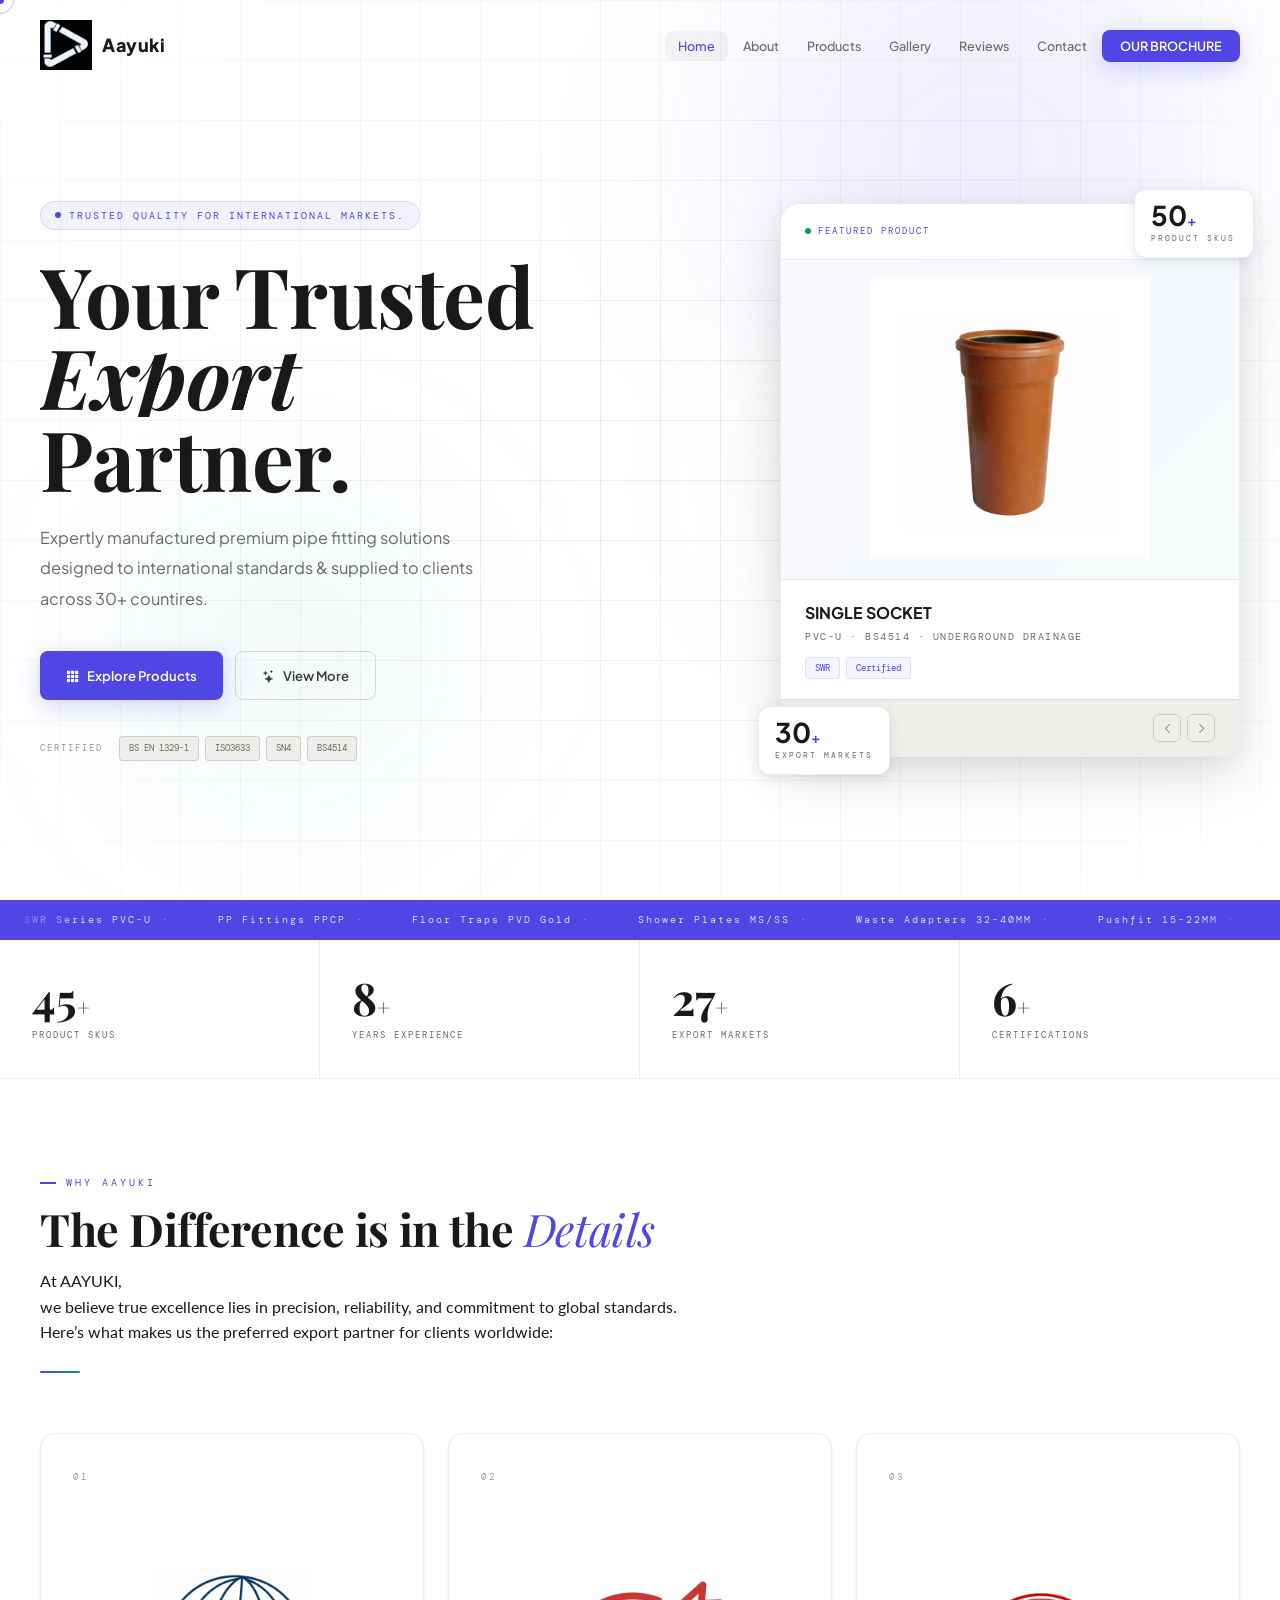
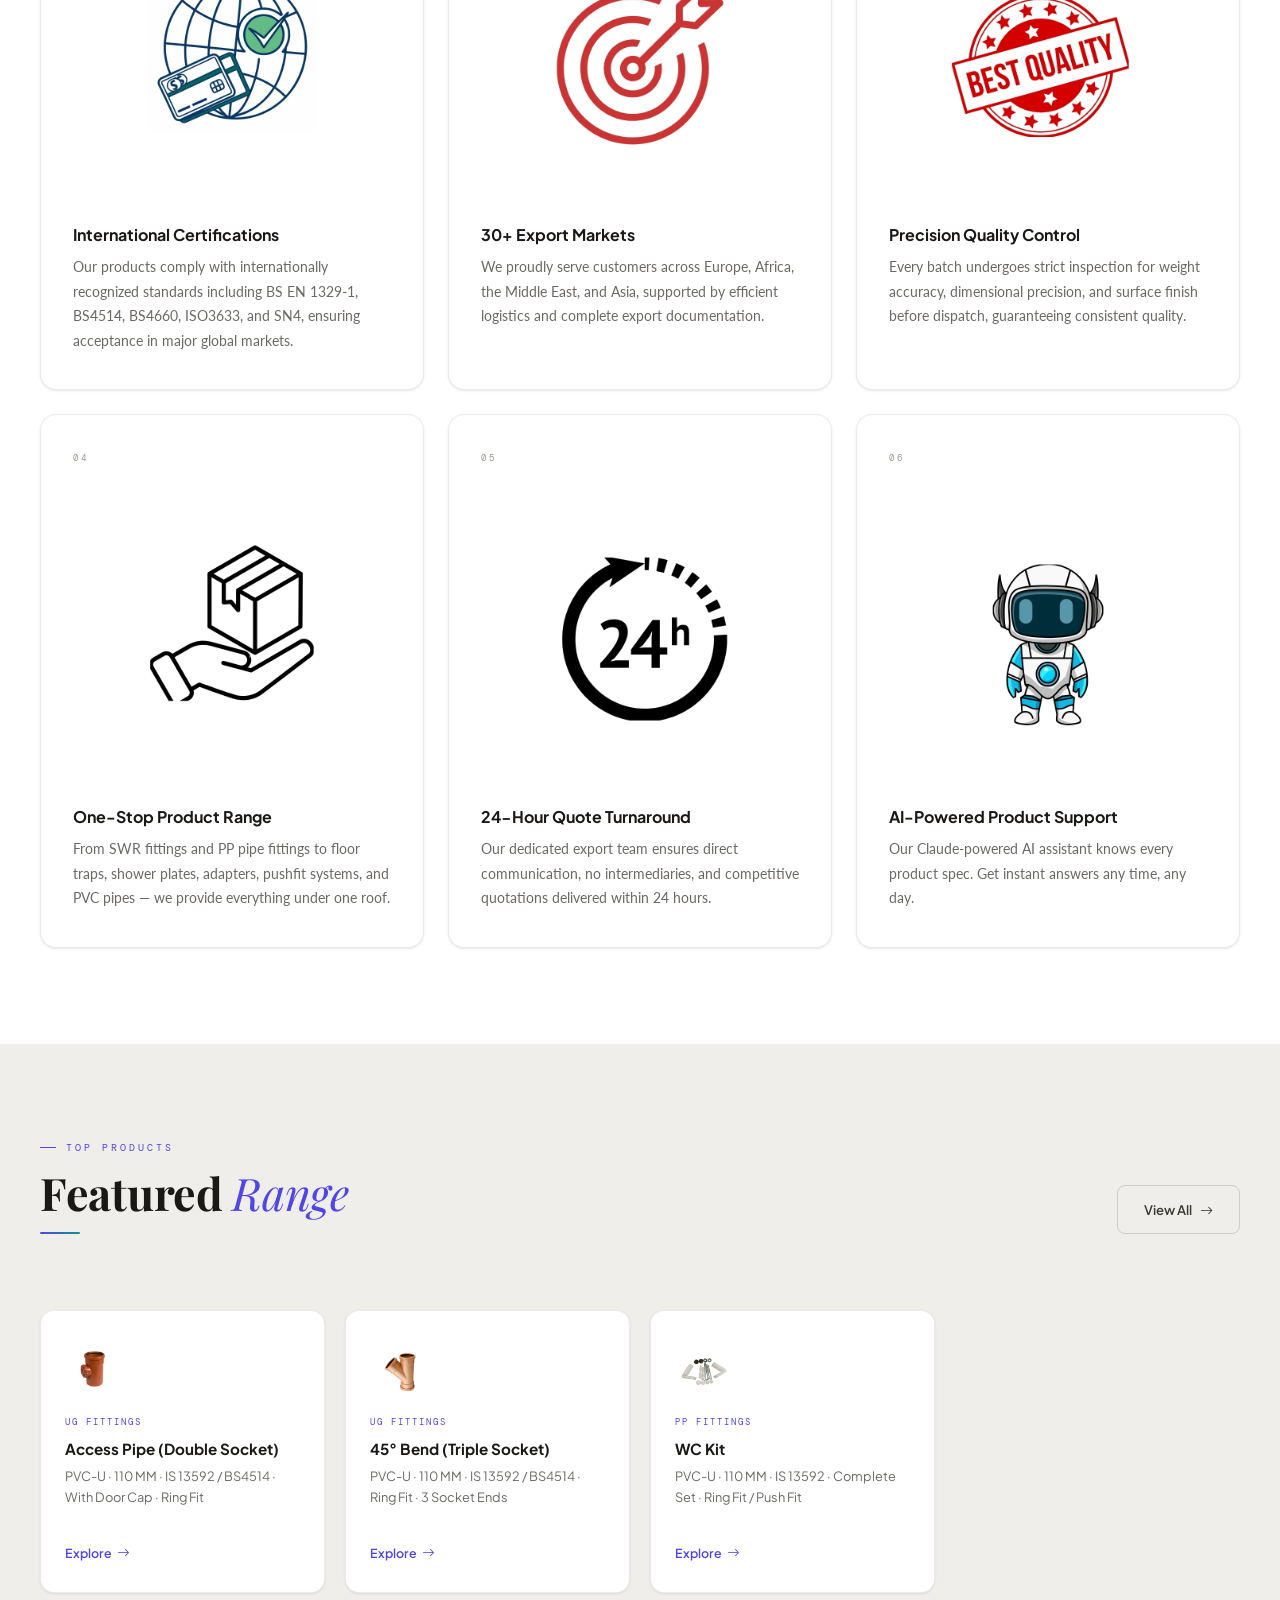
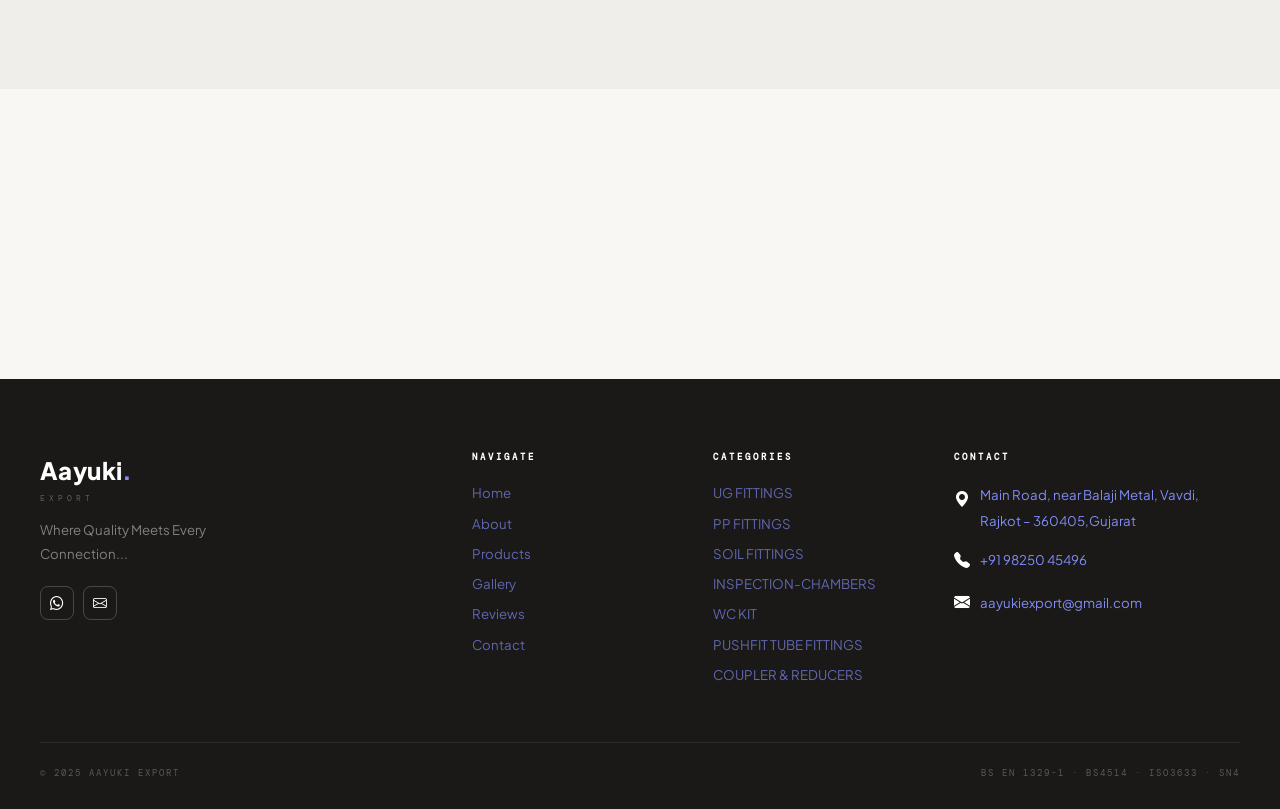
<file: index.html>
<!DOCTYPE html>
<html lang="en">
<head>
<meta charset="UTF-8"/><meta name="viewport" content="width=device-width,initial-scale=1.0"/>
<title>Aayuki  - YOUR TRUSTED PARTNER.</title>
<link rel="stylesheet" href="style.css"/>
<link href="https://cdn.jsdelivr.net/npm/bootstrap-icons@1.11.3/font/bootstrap-icons.css" rel="stylesheet"/>
<style>
/* ── NAV LOGO ── */
.nav-logo-img{height:50px;width:auto;object-fit:contain;transition:transform .3s var(--ease);}
.nav-logo:hover .nav-logo-img{transform:scale(1.05);}

/* ── HERO ── */
#hero{min-height:100vh;display:flex;flex-direction:column;position:relative;overflow:hidden;background:var(--surface);}
.hero-bg{position:absolute;inset:0;pointer-events:none;}
.hero-grid{position:absolute;inset:0;background-image:linear-gradient(var(--border) 1px,transparent 1px),linear-gradient(90deg,var(--border) 1px,transparent 1px);background-size:60px 60px;mask-image:radial-gradient(ellipse 80% 80% at 50% 50%,black,transparent);}
.hero-blob{position:absolute;border-radius:50%;filter:blur(100px);pointer-events:none;}
.hb1{width:480px;height:480px;background:rgba(79,70,229,.09);top:-80px;right:5%;animation:bfa 10s ease-in-out infinite;}
.hb2{width:320px;height:320px;background:rgba(13,148,136,.06);bottom:10%;left:10%;animation:bfa 13s ease-in-out infinite reverse;}
.hb3{width:250px;height:250px;background:rgba(180,83,9,.05);top:40%;right:20%;animation:bfa 8s ease-in-out infinite 3s;}
@keyframes bfa{0%,100%{transform:translate(0,0)scale(1);}40%{transform:translate(12px,-18px)scale(1.03);}70%{transform:translate(-10px,14px)scale(.97);}}
.hero-body{flex:1;display:grid;grid-template-columns:1fr 460px;gap:60px;align-items:center;max-width:1380px;margin:0 auto;padding:120px 40px 60px;width:100%;position:relative;z-index:1;}
.hero-tag{display:inline-flex;align-items:center;gap:8px;padding:6px 14px;border-radius:100px;background:rgba(79,70,229,.07);border:1px solid rgba(79,70,229,.15);font-family:var(--fm);font-size:.6rem;letter-spacing:2px;text-transform:uppercase;color:var(--indigo);margin-bottom:24px;animation:fadeUp .6s var(--ease) .1s both;}
.hero-tag-dot{width:6px;height:6px;border-radius:50%;background:var(--indigo);animation:pulse 2s ease-in-out infinite;}
@keyframes pulse{0%,100%{opacity:1;}50%{opacity:.3;}}
@keyframes fadeUp{from{opacity:0;transform:translateY(14px);}to{opacity:1;transform:none;}}
.hero-h1{font-family:var(--fp);font-size:clamp(3rem,6.5vw,5.8rem);font-weight:700;line-height:.98;letter-spacing:-.5px;margin-bottom:24px;}
.hero-h1 .line{display:block;overflow:hidden;}
.hero-h1 .li{display:block;animation:slideUp .9s var(--ease) both;}
.hero-h1 .line:nth-child(1) .li{animation-delay:.2s;}
.hero-h1 .line:nth-child(2) .li{animation-delay:.35s;}
.hero-h1 .line:nth-child(3) .li{animation-delay:.5s;}
.hero-h1 .em{font-style:italic;font-weight:400;color:var(--indigo);}
@keyframes slideUp{from{transform:translateY(100%);}to{transform:translateY(0);}}
.hero-p{font-size:1.02rem;color:var(--muted);line-height:1.9;max-width:480px;margin-bottom:36px;animation:fadeUp .7s var(--ease) .7s both;}
.hero-btns{display:flex;gap:12px;flex-wrap:wrap;animation:fadeUp .7s var(--ease) .85s both;}
.hero-trust{display:flex;align-items:center;gap:16px;margin-top:36px;animation:fadeUp .7s var(--ease) 1s both;}
.ht-label{font-family:var(--fm);font-size:.58rem;letter-spacing:2px;color:var(--muted2);text-transform:uppercase;}
.ht-certs{display:flex;gap:6px;flex-wrap:wrap;}
.ht-cert{font-family:var(--fm);font-size:.56rem;padding:4px 9px;border-radius:4px;background:var(--bg2);border:1px solid var(--border2);color:var(--muted);}

/* Hero right card */
.hero-card{background:var(--card);border:1px solid var(--border);border-radius:20px;box-shadow:var(--sh-xl);overflow:hidden;animation:fadeUp .8s var(--ease) .5s both;position:relative;}
.hc-head{padding:20px 24px;border-bottom:1px solid var(--border);display:flex;align-items:center;justify-content:space-between;}
.hc-badge{font-family:var(--fm);font-size:.58rem;letter-spacing:2px;text-transform:uppercase;color:var(--indigo);display:flex;align-items:center;gap:7px;}
.hc-dot{width:6px;height:6px;border-radius:50%;background:var(--green);animation:pulse 2s ease-in-out infinite;}
.hc-count{font-family:var(--fm);font-size:.58rem;color:var(--muted2);}
.hc-visual{height:320px;display:flex;align-items:center;justify-content:center;font-size:5rem;background:linear-gradient(135deg,rgba(79,70,229,.04),rgba(13,148,136,.04));border-bottom:1px solid var(--border);position:relative;overflow:hidden;}
.hc-visual::before{content:'';position:absolute;width:200px;height:200px;border-radius:50%;background:radial-gradient(circle,rgba(79,70,229,.08),transparent 70%);}
.hc-emoji{position:relative;z-index:1;transition:transform .5s var(--ease);max-width:280px;max-height:280px;object-fit:contain;}
.hero-card:hover .hc-emoji{transform:scale(1.1) rotate(5deg);}
.hc-body{padding:20px 24px;}
.hc-name{font-size:1rem;font-weight:700;margin-bottom:4px;color:var(--text);}
.hc-spec{font-family:var(--fm);font-size:.6rem;letter-spacing:1.5px;color:var(--muted);text-transform:uppercase;}
.hc-tags{display:flex;gap:6px;flex-wrap:wrap;margin-top:12px;}
.hc-tag{font-family:var(--fm);font-size:.57rem;padding:3px 9px;border-radius:4px;background:rgba(79,70,229,.06);border:1px solid rgba(79,70,229,.12);color:var(--indigo);}
.hc-footer{padding:14px 24px;border-top:1px solid var(--border);background:var(--bg2);display:flex;align-items:center;justify-content:space-between;}
.hc-nav{display:flex;gap:5px;}
.hc-dot2{width:6px;height:6px;border-radius:50%;background:var(--border2);cursor:none;transition:background .25s,width .25s;}
.hc-dot2.on{background:var(--indigo);width:18px;border-radius:3px;}
.hc-arr{display:flex;gap:6px;}
.arr-btn{width:28px;height:28px;border-radius:6px;border:1px solid var(--border2);background:transparent;color:var(--muted);font-size:.7rem;cursor:none;display:flex;align-items:center;justify-content:center;transition:border-color .2s,color .2s,background .2s;}
.arr-btn:hover{border-color:var(--indigo);color:var(--indigo);background:rgba(79,70,229,.05);}
.float-badge{position:absolute;background:var(--card);border:1px solid var(--border);border-radius:12px;padding:12px 16px;box-shadow:var(--sh-md);min-width:120px;}
.fb1{top:-14px;right:-14px;animation:fadeUp .7s var(--ease) 1.1s both;}
.fb2{bottom:-18px;left:-22px;animation:fadeUp .7s var(--ease) 1.3s both;}
.fb-num{font-size:1.7rem;font-weight:700;line-height:1;color:var(--text);}
.fb-num .u{font-size:.9rem;color:var(--indigo);}
.fb-lbl{font-family:var(--fm);font-size:.52rem;letter-spacing:2px;color:var(--muted);text-transform:uppercase;margin-top:3px;}

/* Ticker */
.ticker-wrap{background:var(--indigo);overflow:hidden;padding:12px 0;position:relative;}
.ticker-wrap::before{content:'';position:absolute;left:0;top:0;bottom:0;width:80px;background:linear-gradient(to right,var(--indigo),transparent);z-index:1;pointer-events:none;}
.ticker-wrap::after{content:'';position:absolute;right:0;top:0;bottom:0;width:80px;background:linear-gradient(to left,var(--indigo),transparent);z-index:1;pointer-events:none;}
.ticker-track{display:flex;white-space:nowrap;animation:tick 30s linear infinite;}
.ticker-track:hover{animation-play-state:paused;}
.ti{font-family:var(--fm);font-size:.62rem;letter-spacing:2px;color:rgba(255,255,255,.8);padding:0 24px;display:inline-flex;align-items:center;gap:10px;animation:fadeSlide 1s ease-in-out;}
.ti::after{content:'·';color:rgba(255,255,255,.4);animation:pulse 2s ease-in-out infinite;}
@keyframes tick{to{transform:translateX(-50%);}}
@keyframes fadeSlide{from{opacity:0;transform:translateY(-5px);}to{opacity:1;transform:translateY(0);}}
@keyframes pulse{0%,100%{opacity:.4;}50%{opacity:1;}}

/* Stats */
.stats-grid{display:grid;grid-template-columns:repeat(4,1fr);background:var(--surface);border-bottom:1px solid var(--border);}
.stat-cell{padding:36px 32px;border-right:1px solid var(--border);position:relative;}
.stat-cell:last-child{border-right:none;}
.stat-cell::after{content:'';position:absolute;bottom:0;left:24px;right:24px;height:2px;background:linear-gradient(90deg,var(--indigo),var(--teal));transform:scaleX(0);transition:transform .4s var(--ease);}
.stat-cell:hover::after{transform:scaleX(1);}
.stat-n{font-family:var(--fp);font-size:2.8rem;font-weight:700;line-height:1;color:var(--text);}
.stat-n .u{font-size:1.4rem;color:var(--indigo);}
.stat-l{font-family:var(--fm);font-size:.57rem;letter-spacing:2px;color:var(--muted);text-transform:uppercase;margin-top:7px;}

/* Why choose */
.why-grid{display:grid;grid-template-columns:repeat(3,1fr);gap:24px;margin-top:60px;}
.why-card{padding:36px 32px;border:1px solid var(--border);border-radius:16px;background:var(--card);box-shadow:var(--sh-sm);transition:all .35s var(--ease);cursor:default;position:relative;overflow:hidden;}
.why-card::before{content:'';position:absolute;top:0;left:0;right:0;height:3px;background:linear-gradient(90deg,var(--indigo),var(--teal));transform:scaleX(0);transform-origin:left;transition:transform .4s var(--ease);}
.why-card:hover{box-shadow:var(--sh-lg);transform:translateY(-4px);border-color:rgba(79,70,229,.14);}
.why-card:hover::before{transform:scaleX(1);}
.why-num{font-family:var(--fm);font-size:.56rem;letter-spacing:3px;color:var(--muted2);margin-bottom:20px;}
.why-icon{width:70px;height:70px;border-radius:12px;display:flex;align-items:center;justify-content:center;font-size:1.3rem;margin-bottom:18px;overflow:hidden;}
.why-icon img{width:46px;height:46px;object-fit:contain;animation:continuousZoom 2s ease-in-out infinite;}
.why-card:hover .why-icon img{animation:none;transform:scale(1.3) rotate(8deg);}
@keyframes continuousZoom{0%{transform:scale(0.9);}50%{transform:scale(1.15);}100%{transform:scale(0.9);}}
.wi-indigo{background:rgba(79,70,229,.08);}
.wi-teal{background:rgba(13,148,136,.08);}
.wi-gold{background:rgba(180,83,9,.08);}
.wi-green{background:rgba(5,150,105,.08);}
.why-title{font-size:1rem;font-weight:700;margin-bottom:8px;color:var(--text);}
.why-body{font-size:.85rem;color:var(--muted);line-height:1.8;}

/* Featured products */
.feat-strip{display:grid;grid-template-columns:repeat(4,1fr);gap:20px;margin-top:56px;}
.feat-card{background:var(--card);border:1px solid var(--border);border-radius:14px;padding:28px 24px;box-shadow:var(--sh-sm);transition:all .35s var(--ease);cursor:none;}
.feat-card:hover{box-shadow:var(--sh-lg);transform:translateY(-4px);border-color:rgba(79,70,229,.14);}
.feat-emoji{width:60px;height:60px;margin-bottom:16px;display:block;transition:transform .4s var(--ease);object-fit:contain;}
.feat-card:hover .feat-emoji{transform:scale(1.1);}
.feat-cat{font-family:var(--fm);font-size:.57rem;letter-spacing:2px;text-transform:uppercase;margin-bottom:7px;display:block;}
.feat-name{font-size:.95rem;font-weight:700;margin-bottom:5px;color:var(--text);}
.feat-spec{font-size:.8rem;color:var(--muted);line-height:1.65;}
.feat-link{display:inline-flex;align-items:center;gap:5px;font-size:.78rem;font-weight:600;margin-top:14px;cursor:none;transition:gap .2s;}
.feat-card:hover .feat-link{gap:8px;}

/* CTA band */
.cta-band{background:var(--indigo);padding:80px 0;position:relative;overflow:hidden;}
.cta-band::before{content:'';position:absolute;inset:0;background:radial-gradient(ellipse 60% 80% at 80% 50%,rgba(255,255,255,.06),transparent);}
.cta-inner{max-width:1380px;margin:0 auto;padding:0 40px;display:flex;align-items:center;justify-content:space-between;flex-wrap:wrap;gap:32px;position:relative;z-index:1;}
.cta-text h2{font-family:var(--fp);font-size:clamp(1.8rem,4vw,2.6rem);font-weight:700;color:#fff;letter-spacing:-.3px;margin-bottom:8px;}
.cta-text p{font-size:.95rem;color:rgba(255,255,255,.7);max-width:460px;line-height:1.8;}
.btn-white{background:#fff;color:var(--indigo);font-weight:700;}
.btn-white:hover{background:#f0efff;box-shadow:0 10px 36px rgba(0,0,0,.15);transform:translateY(-2px);}
.btn-outline-white{background:transparent;color:#fff;border:1.5px solid rgba(255,255,255,.35);}
.btn-outline-white:hover{background:rgba(255,255,255,.08);border-color:rgba(255,255,255,.6);}

/* Footer navigation styling */
.foot-grid > div:nth-child(2) h6{color:#fff;}
.foot-grid > div:nth-child(2) .flink{color:#818cf8ad;}
.foot-grid > div:nth-child(3) h6{color:#fff;}
.foot-grid > div:nth-child(3) .flink{color:#818cf8ad;}
.foot-grid > div:nth-child(4) h6{color:#fff;}

@media(max-width:1100px){.hero-body{grid-template-columns:1fr;}.hero-card{max-width:460px;}.float-badge{display:none;}}
@media(max-width:900px){.stats-grid{grid-template-columns:1fr 1fr;}.why-grid{grid-template-columns:1fr 1fr;}.feat-strip{grid-template-columns:1fr 1fr;}.hero-body{padding:120px 24px 60px;}}
@media(max-width:600px){.feat-strip{grid-template-columns:1fr;}.why-grid{grid-template-columns:1fr;}.stats-grid{grid-template-columns:1fr 1fr;}}
</style>
</head>
<body>
<div id="prog"></div><div id="cur"></div><div id="curl"></div>

<!-- SCROLL TO TOP BUTTON -->
<button id="scrollTop" aria-label="Scroll to top">
  <i class="bi bi-arrow-up"></i>
</button>

<!-- NAV -->
<nav id="nav">
  <div class="nav-inner">
    <a href="index" class="nav-logo">
      <img src="logo/AAYUKI.jpg" alt="Aayuki Logo" class="nav-logo-img" />
       <div class="nav-logo-name">Aayuki<span> </span></div>
    </a>
     
    <ul class="nav-links">
      <li><a href="index">Home</a></li>
      <li><a href="about">About</a></li>
      <li><a href="products">Products</a></li>
      <li><a href="gallery">Gallery</a></li>
      <li><a href="reviews">Reviews</a></li>
      <li><a href="contact">Contact</a></li>
      <li><a href="ai" class="nav-cta">OUR BROCHURE</a></li>
    </ul>
    <div class="ham" id="ham"><span></span><span></span><span></span></div>
  </div>
</nav>
<div class="mob" id="mob">
  <span class="mob-close" id="mob-close"><i class="bi bi-x-lg"></i></span>
  <a href="index">Home</a><a href="about">About</a><a href="products">Products</a>
  <a href="gallery">Gallery</a><a href="reviews">Reviews</a>
  <a href="contact">Contact</a><a href="ai">OUR BROCHURE</a>
</div>

<!-- HERO -->
<section id="hero">
  <div class="hero-bg"><div class="hero-grid"></div><div class="hero-blob hb1"></div><div class="hero-blob hb2"></div><div class="hero-blob hb3"></div></div>
  <div class="hero-body">
    <div>
      <div class="hero-tag"><span class="hero-tag-dot"></span>Trusted Quality For International Markets.</div>
      <h1 class="hero-h1">
        <span class="line"><span class="li">Your Trusted</span></span>
        <span class="line"><span class="li"><em>Export</em></span></span>
        <span class="line"><span class="li">Partner.</span></span>
      </h1>
      <p class="hero-p">Expertly manufactured premium pipe fitting solutions designed to international standards & supplied to clients across 30+ countires.</p>
      <div class="hero-btns">
        <a href="products" class="btn btn-p"><i class="bi bi-grid-3x3-gap-fill"></i> Explore Products</a>
        <a href="gallery" class="btn btn-g"><i class="bi bi-stars"></i>View More</a>
      </div>
      <div class="hero-trust">
        <span class="ht-label">Certified</span>
        <div class="ht-certs">
          <span class="ht-cert">BS EN 1329-1</span>
          <span class="ht-cert">ISO3633</span>
          <span class="ht-cert">SN4</span>
          <span class="ht-cert">BS4514</span>
        </div>
      </div>
    </div>
    <div style="position:relative;">
      <div class="hero-card">
        <div class="hc-head">
          <div class="hc-badge"><div class="hc-dot"></div>Featured Product</div>
          <div class="hc-count" id="hc-idx">1 / 5</div>
        </div>
        <div class="hc-visual"><img class="hc-emoji" id="hc-emoji" src="IMAGES/GALLERY/1.jpg" alt="Product" /></div>
        <div class="hc-body">
          <div class="hc-name" id="hc-name">SWR Tee — 110 MM</div>
          <div class="hc-spec" id="hc-spec">PVC-U · BS4514 · BS4660 · 611g</div>
          <div class="hc-tags" id="hc-tags"></div>
        </div>
        <div class="hc-footer">
          <div class="hc-nav" id="hc-nav"></div>
          <div class="hc-arr">
            <button class="arr-btn" onclick="prevCard()"><i class="bi bi-chevron-left"></i></button>
            <button class="arr-btn" onclick="nextCard()"><i class="bi bi-chevron-right"></i></button>
          </div>
        </div>
      </div>
      <div class="float-badge fb1"><div class="fb-num"><span class="count" data-to="50" data-dur="1800">0</span><span class="u">+</span></div><div class="fb-lbl">Product SKUs</div></div>
      <div class="float-badge fb2"><div class="fb-num"><span class="count" data-to="30" data-dur="1800">0</span><span class="u">+</span></div><div class="fb-lbl">Export Markets</div></div>
    </div>
  </div>
</section>

<!-- TICKER -->
<div class="ticker-wrap">
  <div class="ticker-track">
    <span class="ti">SWR Series PVC-U</span><span class="ti">PP Fittings PPCP</span><span class="ti">Floor Traps PVD Gold</span><span class="ti">Shower Plates MS/SS</span><span class="ti">Waste Adapters 32-40MM</span><span class="ti">Pushfit 15-22MM</span><span class="ti">BS EN 1329-1 Certified</span><span class="ti">ISO 3633 Standard</span><span class="ti">SN4 Stiffness Class</span>
    <span class="ti">SWR Series PVC-U</span><span class="ti">PP Fittings PPCP</span><span class="ti">Floor Traps PVD Gold</span><span class="ti">Shower Plates MS/SS</span><span class="ti">Waste Adapters 32-40MM</span><span class="ti">Pushfit 15-22MM</span><span class="ti">BS EN 1329-1 Certified</span><span class="ti">ISO 3633 Standard</span><span class="ti">SN4 Stiffness Class</span>
  </div>
</div>

<!-- STATS -->
<div class="stats-grid rv">
  <div class="stat-cell"><div class="stat-n"><span class="count" data-to="50" data-dur="1800">0</span><span class="u">+</span></div><div class="stat-l">Product SKUs</div></div>
  <div class="stat-cell"><div class="stat-n"><span class="count" data-to="10" data-dur="2000">0</span><span class="u">+</span></div><div class="stat-l">Years Experience</div></div>
  <div class="stat-cell"><div class="stat-n"><span class="count" data-to="30" data-dur="1800">0</span><span class="u">+</span></div><div class="stat-l">Export Markets</div></div>
  <div class="stat-cell"><div class="stat-n">6<span class="u">+</span></div><div class="stat-l">Certifications</div></div>
</div>

<!-- WHY CHOOSE -->
<section class="sec sec-white">
  <div class="wrap">
    <div class="rv"><div class="eyebrow">Why Aayuki</div><h2 class="stitle">The Difference is in the <em>Details</em></h2>
    <p style="font-family:'Lato',sans-serif;font-weight:400;">At AAYUKI, <br>we believe true excellence lies in precision, reliability, and commitment to global standards. <br>Here’s what makes us the preferred export partner for clients worldwide:</p>
    <br><div class="srule"></div></div>
    <div class="why-grid">
      <div class="why-card rv" style="transition-delay:.05s"><div class="why-num">01</div><div class=""><img src="IMAGES/logo/1.jpg" alt="Trophy" /></div><div class="why-title">International Certifications</div><div class="why-body" style="font-family:'Lato',sans-serif;font-weight:400;">Our products comply with internationally recognized standards including BS EN 1329-1, BS4514, BS4660, ISO3633, and SN4, ensuring acceptance in major global markets.</div></div>
      <div class="why-card rv" style="transition-delay:.1s"><div class="why-num">02</div><div class=""><img src="IMAGES/logo/2.jpg" alt="Globe" /></div><div class="why-title">30+ Export Markets</div><div class="why-body" style="font-family:'Lato',sans-serif;font-weight:400;">We proudly serve customers across Europe, Africa, the Middle East, and Asia, supported by efficient logistics and complete export documentation.</div></div>
      <div class="why-card rv" style="transition-delay:.15s"><div class="why-num">03</div><div class=""><img src="IMAGES/logo/3.jpg" alt="Quality Control" /></div><div class="why-title">Precision Quality Control</div><div class="why-body" style="font-family:'Lato',sans-serif;font-weight:400;">Every batch undergoes strict inspection for weight accuracy, dimensional precision, and surface finish before dispatch, guaranteeing consistent quality.</div></div>
      <div class="why-card rv" style="transition-delay:.2s"><div class="why-num">04</div><div class=""><img src="IMAGES/logo/4.jpg" alt="Package" /></div><div class="why-title">One-Stop Product Range</div><div class="why-body" style="font-family:'Lato',sans-serif;font-weight:400;">From SWR fittings and PP pipe fittings to floor traps, shower plates, adapters, pushfit systems, and PVC pipes — we provide everything under one roof.</div></div>
      <div class="why-card rv" style="transition-delay:.25s"><div class="why-num">05</div><div class=""><img src="IMAGES/logo/5.jpg" alt="Fast Service" /></div><div class="why-title">24-Hour Quote Turnaround</div><div class="why-body" style="font-family:'Lato',sans-serif;font-weight:400;">Our dedicated export team ensures direct communication, no intermediaries, and competitive quotations delivered within 24 hours.</div></div>
      <div class="why-card rv" style="transition-delay:.3s"><div class="why-num">06</div><div class=""><img src="IMAGES/logo/6.jpg" alt="AI Assistant" /></div><div class="why-title">AI-Powered Product Support</div><div class="why-body" style="font-family:'Lato',sans-serif;font-weight:400;">Our Claude-powered AI assistant knows every product spec. Get instant answers any time, any day.</div></div>
    </div>
  </div>
</section>

<!-- FEATURED PRODUCTS -->
<section class="sec sec-alt">
  <div class="wrap">
    <div style="display:flex;align-items:flex-end;justify-content:space-between;flex-wrap:wrap;gap:20px;" class="rv">
      <div><div class="eyebrow">Top Products</div><h2 class="stitle">Featured <em>Range</em></h2><div class="srule"></div></div>
      <a href="products" class="btn btn-g" style="margin-bottom:20px;">View All <i class="bi bi-arrow-right"></i></a>
    </div>
    <div class="feat-strip">

      <a href="products" class="feat-card rv" style="transition-delay:.05s;display:block;">
        <img class="feat-emoji" src="IMAGES/IMGs/29.jpg" alt="Access Pipe Double Socket" />
        <span class="feat-cat" style="color:var(--indigo);">UG FITTINGS</span>
        <div class="feat-name">Access Pipe (Double Socket)</div>
        <div class="feat-spec">
           PVC-U · 110 MM · IS 13592 / BS4514 · With Door Cap · Ring Fit <br><br>
        </div>
        <div class="feat-link" style="color:var(--indigo);">
           Explore <i class="bi bi-arrow-right"></i>
        </div>
      </a>

      <a href="products" class="feat-card rv" style="transition-delay:.05s;display:block;">
       <img class="feat-emoji" src="IMAGES/IMGs/30.jpg" alt="45 Degree Bend Triple Socket" />
       <span class="feat-cat" style="color:var(--indigo);">UG FITTINGS</span>
       <div class="feat-name">45° Bend (Triple Socket)</div>
       <div class="feat-spec">
         PVC-U · 110 MM · IS 13592 / BS4514 · Ring Fit · 3 Socket Ends <br><br>
        </div>
        <div class="feat-link" style="color:var(--indigo);">
          Explore <i class="bi bi-arrow-right"></i>
        </div>
      </a>

      <a href="products" class="feat-card rv" style="transition-delay:.05s;display:block;">
        <img class="feat-emoji" src="IMAGES/IMGs/31.jpg" alt="WC Kit Plumbing Set" />
        <span class="feat-cat" style="color:var(--indigo);">PP FITTINGS</span>
        <div class="feat-name">WC Kit</div>
        <div class="feat-spec">
          PVC-U · 110 MM · IS 13592 · Complete Set · Ring Fit / Push Fit <br><br>
        </div>
        <div class="feat-link" style="color:var(--indigo);">
          Explore <i class="bi bi-arrow-right"></i>
        </div>
      </a>

      <a href="products" class="feat-card rv" style="transition-delay:.2s;display:block;">
        <img class="feat-emoji" src="IMAGES/IMGs/28.jpg" alt="Shower Plate" />
        <span class="feat-cat" style="color:var(--indigo);">POLYPROPYLENE</span>
        <div class="feat-name">Inspection Chambers System </div>
        <div class="feat-spec">PVC-U · SN4 / SN8 · Leak-Proof · Underground Drainage </div>
        <div class="feat-link" style="color:var(--indigo);">Explore <i class="bi bi-arrow-right"></i></div>
      </a>

    </div>
  </div>
</section>

<!-- CTA -->
<div class="cta-band rv">
  <div class="cta-inner">
    <div class="cta-text">
      <h2>Ready to Source with Confidence?</h2>
      <p>Get a personalised quote in 24 hours or use our AI assistant to find the exact products you need instantly.</p>
    </div>
    <div style="display:flex;gap:12px;flex-wrap:wrap;">
      <a href="contact" class="btn btn-white"><i class="bi bi-send"></i> Get a Quote</a>
      <a href="ai" class="btn btn-outline-white"><i class="bi bi-stars"></i>know More</a>
    </div>
  </div>
</div>

<!-- FOOTER -->
<footer><div class="wrap"><div class="foot-grid"><div>
  <div class="foot-logo-name">Aayuki<span>.</span></div>
  <div class="foot-logo-tag">Export</div>
  <div class="foot-desc">Where Quality Meets Every Connection...</div>
  <div style="margin-top:20px;"> 
    <a href="https://wa.me/919825045496" class="soc"><i class="bi bi-whatsapp"></i></a>
    <a href="mailto:aayukiexport@gmail.com" class="soc"><i class="bi bi-envelope"></i></a>
  </div></div>
    <div><h6>Navigate</h6><a href="index" class="flink">Home</a><a href="about" class="flink">About</a><a href="products" class="flink">Products</a><a href="gallery" class="flink">Gallery</a><a href="reviews" class="flink">Reviews</a><a href="contact" class="flink">Contact</a></div>
    <div><h6>Categories</h6><a href="products.html" onclick="filterTo('swr');return false;" class="flink">
       UG FITTINGS</a><a href="products.html" onclick="filterTo('pp');return false;" class="flink">
        PP FITTINGS</a><a href="products.html" onclick="filterTo('floor');return false;" class="flink">
          SOIL FITTINGS</a><a href="products.html" onclick="filterTo('shower');return false;" class="flink">
            INSPECTION-CHAMBERS</a><a href="#" onclick="filterTo('waste');return false;" class="flink"></a>
            <a href="products.html" onclick="filterTo('swr');return false;" class="flink">
       WC KIT</a>
       <a href="products.html" onclick="filterTo('swr');return false;" class="flink">
       PUSHFIT TUBE FITTINGS</a>
       <a href="products.html" onclick="filterTo('swr');return false;" class="flink">
       COUPLER & REDUCERS</a></div>
    <div><h6>Contact</h6><div style="font-size:.83rem;color:rgba(255,255,255,.45);line-height:1.9;"><div style="display:flex;gap:10px;margin-bottom:12px;"><i class="bi bi-geo-alt-fill" style="color:#fff;font-size:1rem;flex-shrink:0;margin-top:2px;"></i><a href="https://share.google/HX0U5UdbOdTUgiWXC" target="_blank" style="color:#818cf8;text-decoration:none;">Main Road, near Balaji Metal, Vavdi, Rajkot – 360405,Gujarat</a></div><div style="display:flex;gap:10px;align-items:center;margin-bottom:12px;"><i class="bi bi-telephone-fill" style="color:#fff;font-size:1rem;"></i><a href="tel:+919825045496" style="color:#818cf8;text-decoration:none;">+91 98250 45496</a></div><div style="display:flex;gap:10px;align-items:center;"><i class="bi bi-envelope-fill" style="color:#fff;font-size:1rem;"></i><a href="mailto:aayukiexport@gmail.com" style="color:#818cf8;text-decoration:none;">aayukiexport@gmail.com</a></div></div></div></div><div class="foot-bottom"><div class="foot-copy">© 2025 AAYUKI EXPORT</div><div class="foot-copy">BS EN 1329-1 · BS4514 · ISO3633 · SN4</div></div>
  </div>
</footer>
<script src="shared.js"></script>
<script>
initAll('index');
const prods=[
  {e:'IMAGES/IMGs/24.jpg',n:'SINGLE SOCKET',s:'PVC-U · BS4514 · Underground Drainage',t:['SWR','Certified']},
  {e:'IMAGES/IMGs/25.jpg',n:'UG FITTING ADAPTER',s:'PVC-U · Underground · Multi-Size',t:['Adapter','Export']}, 
  {e:'IMAGES/IMGs/26.jpg',n:'90 BEND ACCESS DOOR',s:'PVC-U · Inspection Access · SN4',t:['Bend','Access']},
  {e:'IMAGES/IMGs/27.jpg',n:'PUSHFIT FITTING',s:'15-22MM · Quick Install · Leak-Proof',t:['Pushfit','Premium']},
  {e:'IMAGES/IMGs/28.jpg',n:'450 MM DIA INSPECTION CHAMBER',s:'PVC-U · SN4/SN8 · Underground System',t:['Chamber','Heavy Duty']}];
let ci=0;
let autoSlide=null;
function startAutoSlide(){
  stopAutoSlide();
  autoSlide=setInterval(nextCard,2500);
}
function stopAutoSlide(){
  if(autoSlide){clearInterval(autoSlide);autoSlide=null;}
}
function render(){
  const p=prods[ci];
  const img=document.getElementById('hc-emoji');
  img.src=p.e;
  img.alt=p.n;
  document.getElementById('hc-name').textContent=p.n;
  document.getElementById('hc-spec').textContent=p.s;
  document.getElementById('hc-tags').innerHTML=p.t.map(t=>`<span class="hc-tag">${t}</span>`).join('');
  document.getElementById('hc-idx').textContent=`${ci+1} / ${prods.length}`;
  document.getElementById('hc-nav').innerHTML=prods.map((_,i)=>`<div class="hc-dot2${i===ci?' on':''}" onclick="goCard(${i})"></div>`).join('');
}
function nextCard(){ci=(ci+1)%prods.length;render();}
function prevCard(){ci=(ci-1+prods.length)%prods.length;render();stopAutoSlide();startAutoSlide();}
function goCard(i){ci=i;render();stopAutoSlide();startAutoSlide();}
document.querySelector('.hero-card').addEventListener('mouseenter',stopAutoSlide);
document.querySelector('.hero-card').addEventListener('mouseleave',startAutoSlide);
render();startAutoSlide();
</script>
</body></html>
</file>
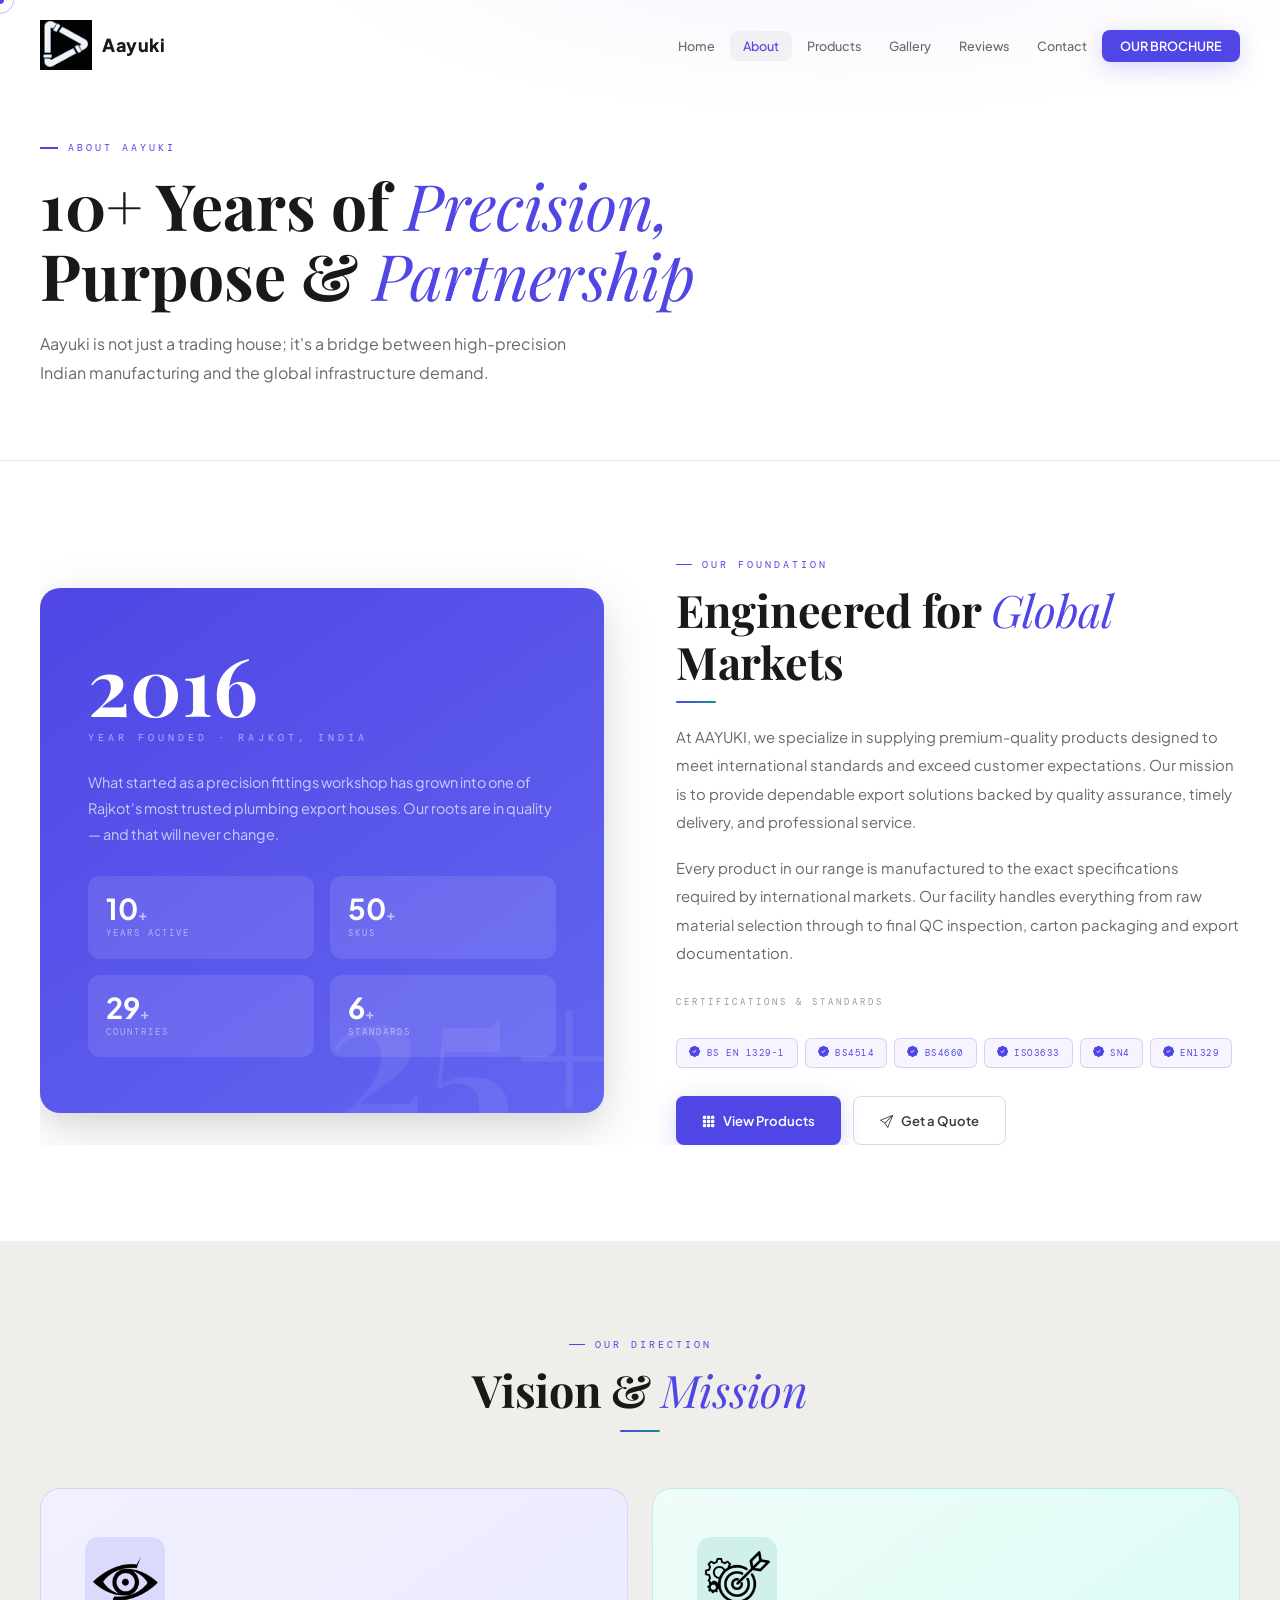
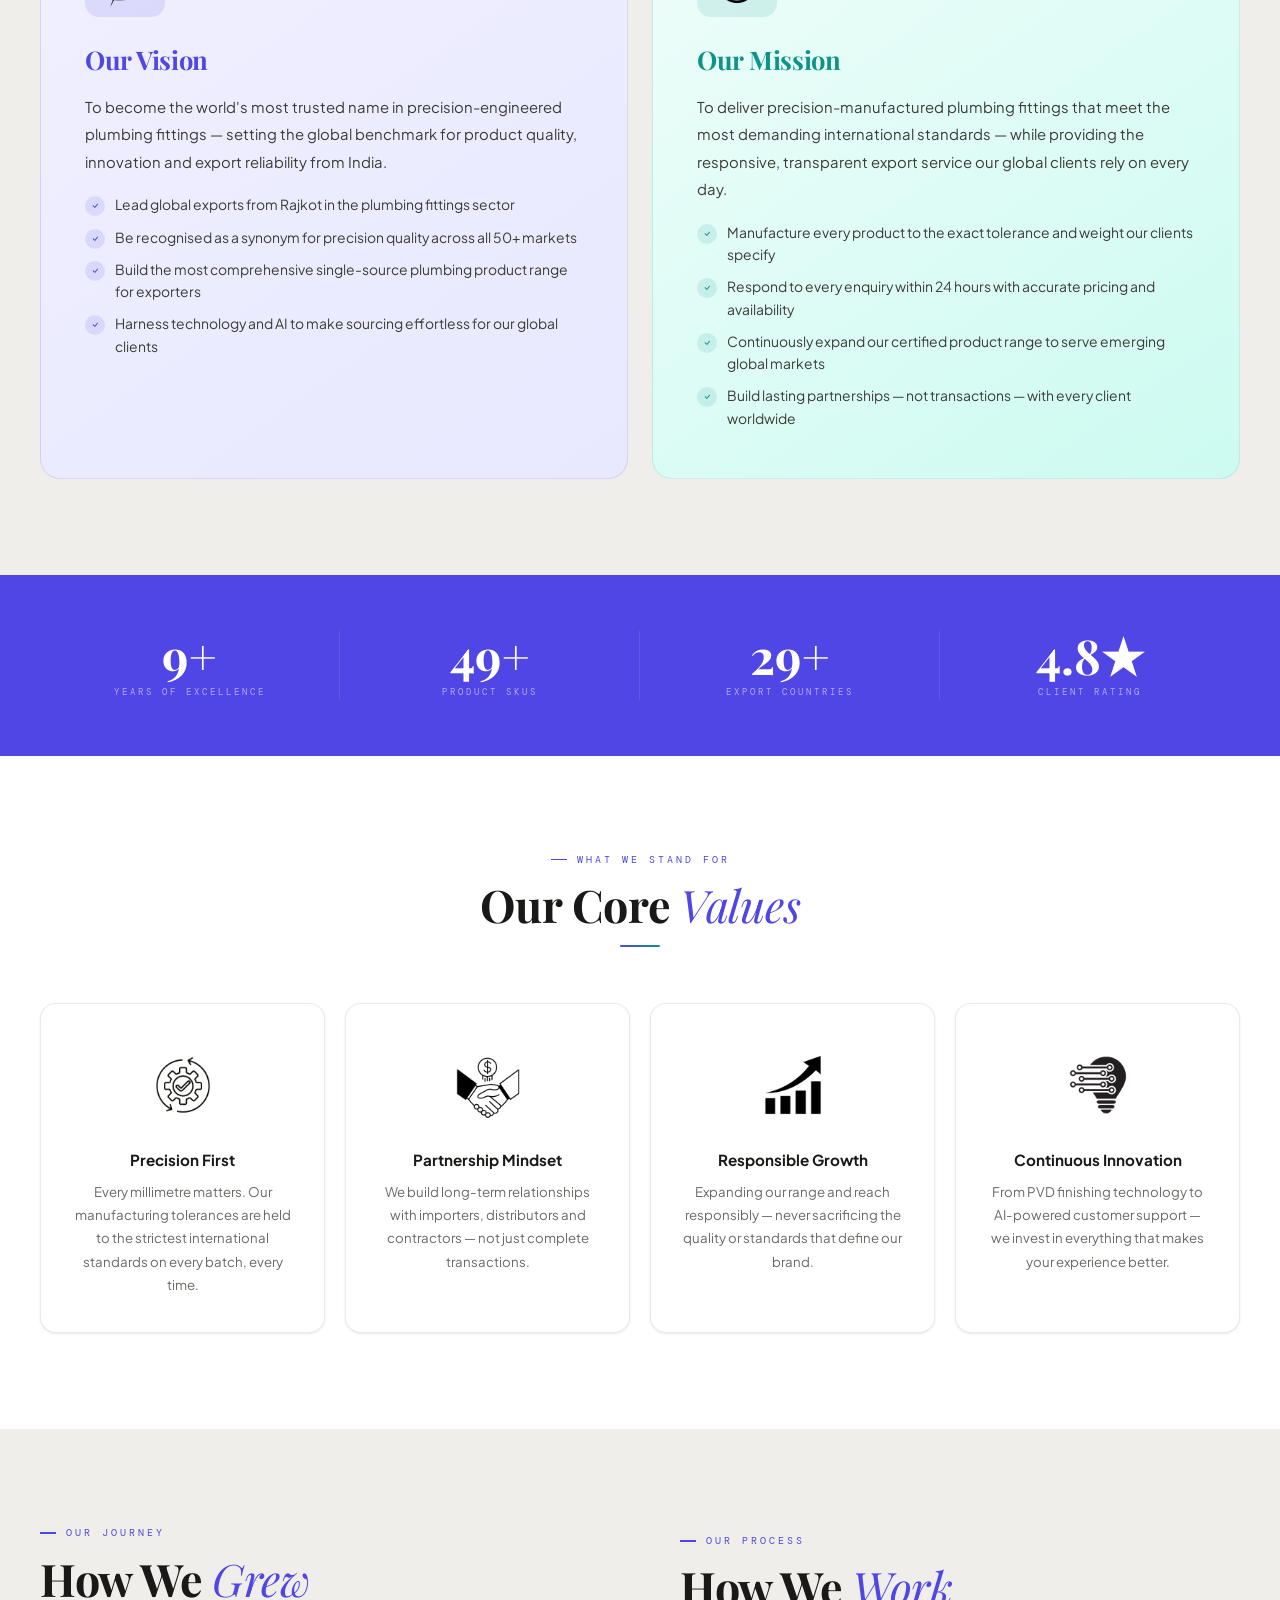
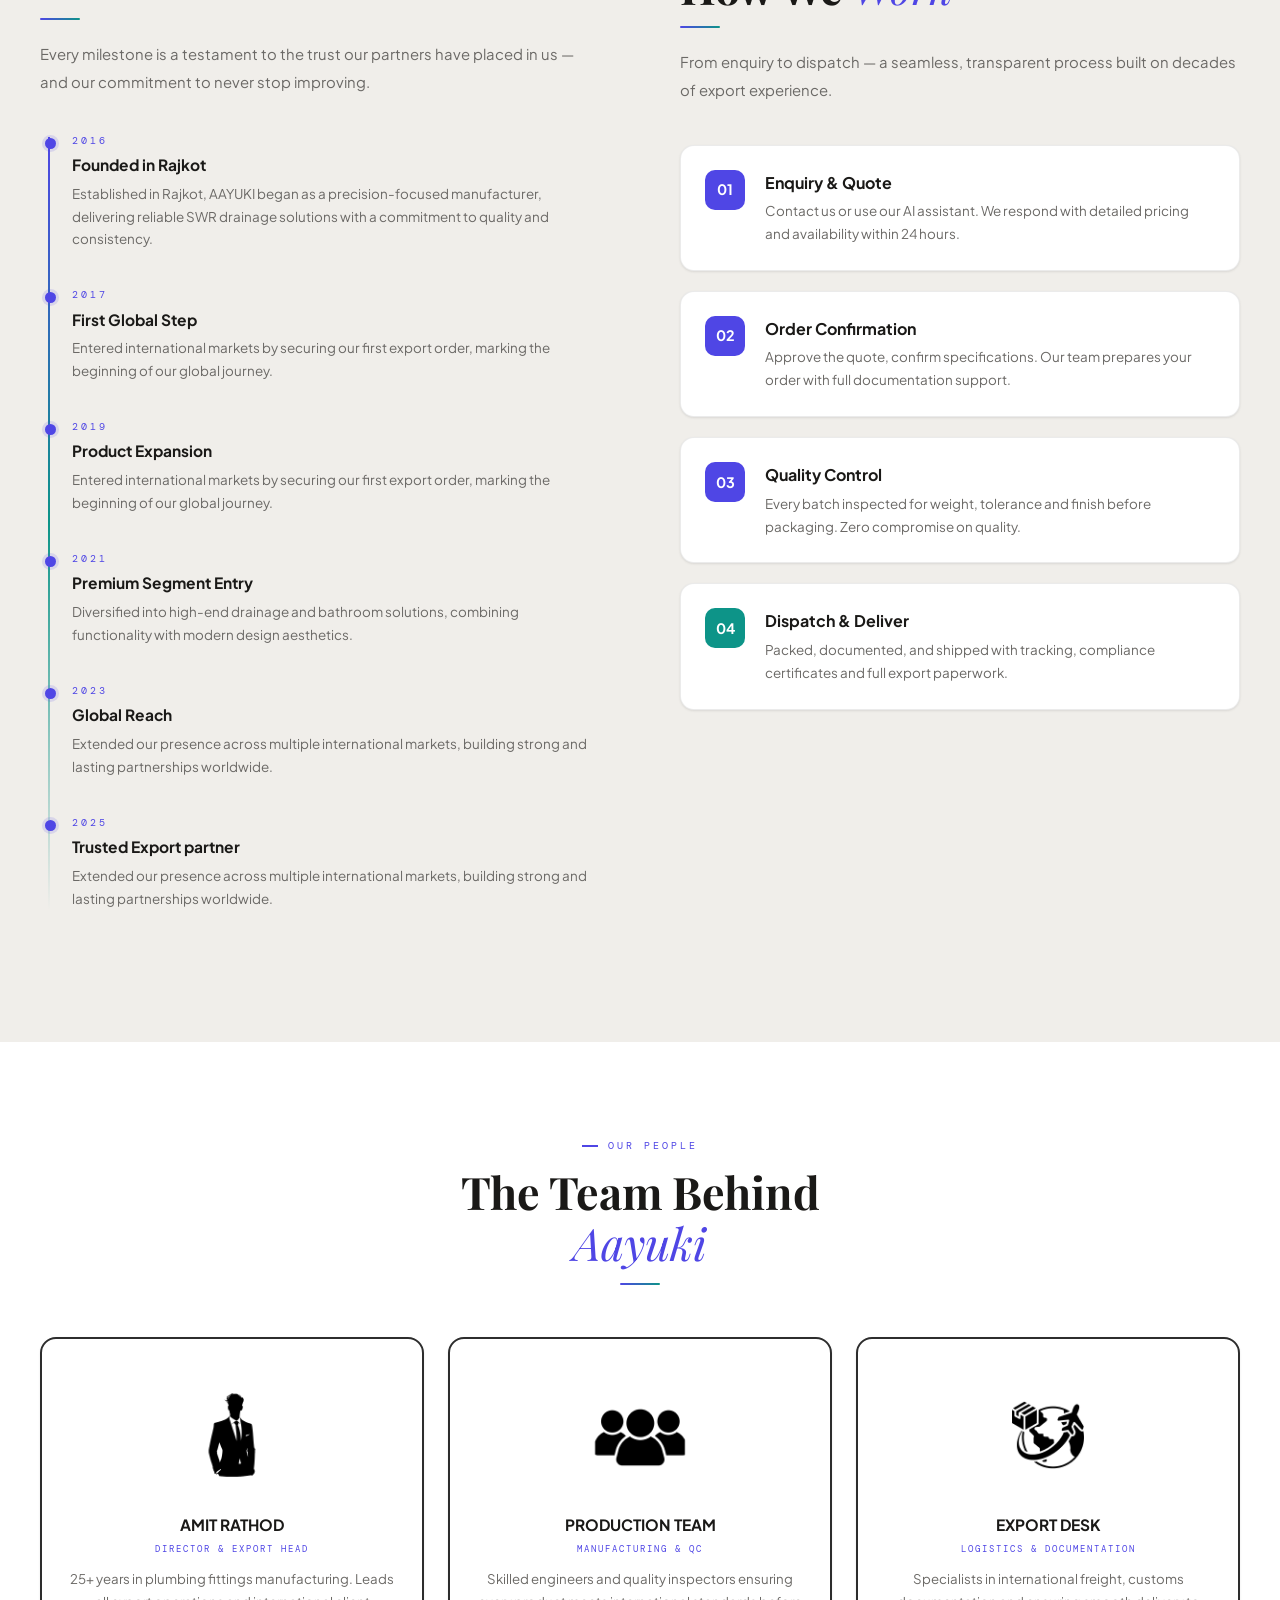
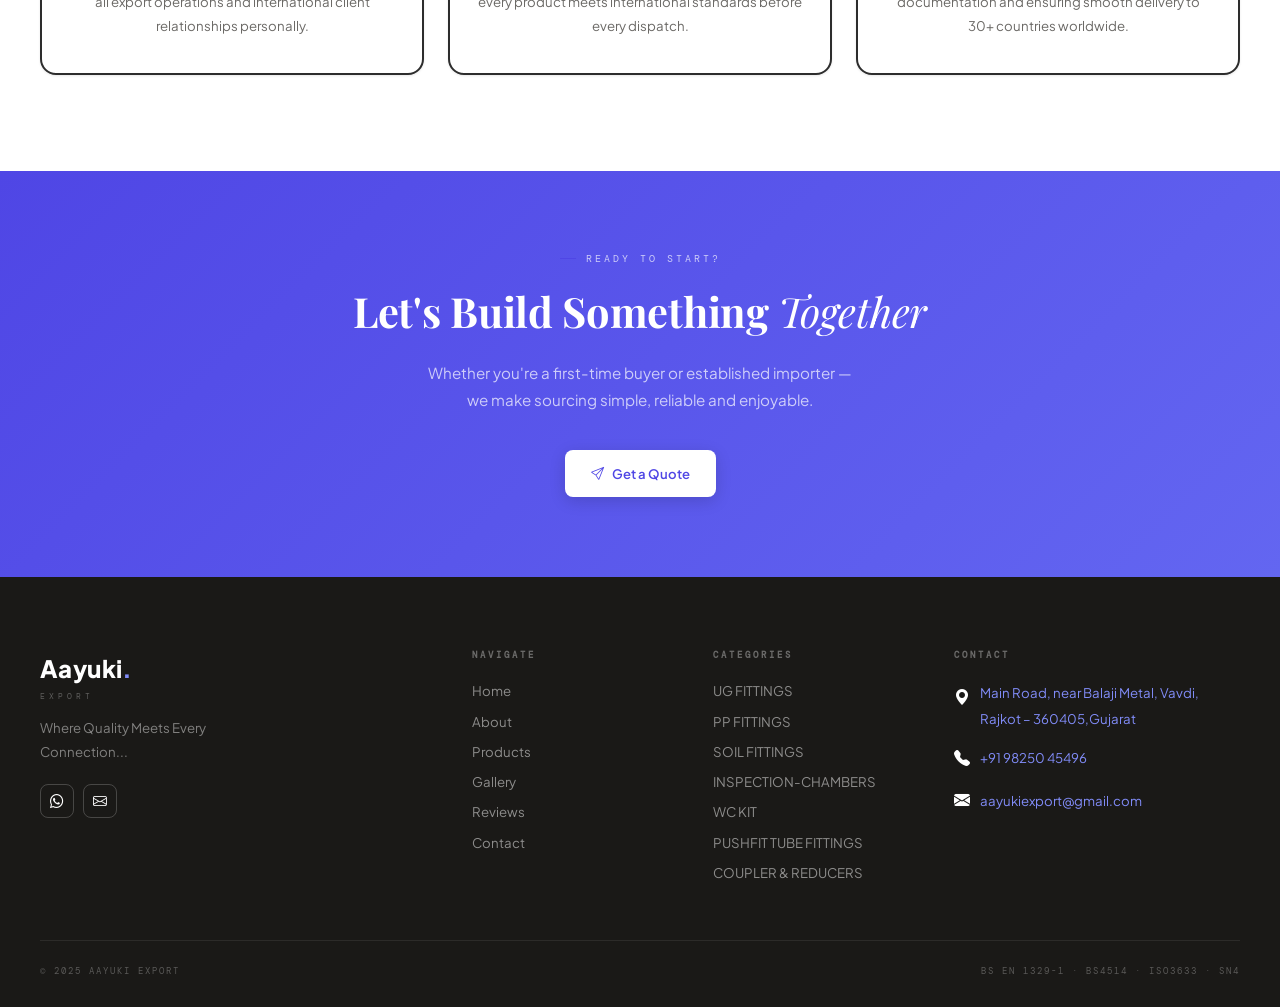
<file: about.html>
<!DOCTYPE html>
<html lang="en">
<head>
<meta charset="UTF-8"/><meta name="viewport" content="width=device-width,initial-scale=1.0,maximum-scale=5.0"/>
<title>About Us — Aayuki Export</title>
<link rel="stylesheet" href="style.css"/>
<link href="https://cdn.jsdelivr.net/npm/bootstrap-icons@1.11.3/font/bootstrap-icons.css" rel="stylesheet"/>
<style>
/* STORY */
.story-split{display:grid;grid-template-columns:1fr 1fr;gap:72px;align-items:center;max-width:100%;overflow:hidden;}
.story-visual{background:linear-gradient(145deg,var(--indigo),var(--indigo2));border-radius:20px;padding:56px 48px;position:relative;overflow:hidden;box-shadow:var(--sh-xl);max-width:100%;box-sizing:border-box;}
.story-visual::before{content:'25+';position:absolute;bottom:-30px;right:-20px;font-family:var(--fp);font-size:12rem;font-weight:700;color:rgba(255,255,255,.07);line-height:1;pointer-events:none;overflow:hidden;}
.sv-year{font-family:var(--fp);font-size:5rem;font-weight:700;color:#fff;line-height:1;}
.sv-label{font-family:var(--fm);font-size:.62rem;letter-spacing:4px;text-transform:uppercase;color:rgba(255,255,255,.55);margin-top:6px;}
.sv-desc{font-size:.9rem;color:rgba(255,255,255,.7);line-height:1.8;margin:24px 0;}
.sv-stats{display:grid;grid-template-columns:1fr 1fr;gap:16px;margin-top:28px;}
.sv-stat{background:rgba(255,255,255,.1);border-radius:12px;padding:18px;}
.sv-stat-num{font-size:1.8rem;font-weight:700;color:#fff;line-height:1;}
.sv-stat-num .u{font-size:.9rem;color:rgba(255,255,255,.6);}
.sv-stat-lbl{font-family:var(--fm);font-size:.54rem;letter-spacing:2px;color:rgba(255,255,255,.5);text-transform:uppercase;margin-top:4px;}
.cert-wrap{margin-top:28px;display:flex;flex-wrap:wrap;gap:7px;}
.cert-pill{display:inline-flex;align-items:center;gap:5px;border:1px solid rgba(79,70,229,.2);padding:5px 12px;border-radius:6px;font-family:var(--fm);font-size:.58rem;letter-spacing:1.5px;color:var(--indigo);background:rgba(79,70,229,.05);cursor:none;transition:border-color .2s,background .2s;}
.cert-pill:hover{border-color:rgba(79,70,229,.4);background:rgba(79,70,229,.1);}
.cert-pill i{font-size:.7rem;}

/* VISION MISSION CARDS */
.vm-grid{display:grid;grid-template-columns:1fr 1fr;gap:24px;margin-top:56px;}
.vm-card{border-radius:20px;padding:48px 44px;position:relative;overflow:hidden;}
.vm-vision{background:linear-gradient(145deg,#f0f0ff,#e8e8ff);border:1px solid rgba(79,70,229,.15);}
.vm-mission{background:linear-gradient(145deg,#f0fdfa,#ccfbf1);border:1px solid rgba(13,148,136,.15);}
.vm-icon{width:80px;height:80px;border-radius:14px;display:flex;align-items:center;justify-content:center;font-size:1.5rem;margin-bottom:22px;}
.vmi-v{background:rgba(79,70,229,.12);}
.vmi-m{background:rgba(13,148,136,.12);}
.vm-title{font-family:var(--fp);font-size:1.6rem;font-weight:700;margin-bottom:14px;letter-spacing:-.3px;}
.vm-v .vm-title{color:var(--indigo);}
.vm-m .vm-title{color:var(--teal);}
.vm-body{font-size:.93rem;color:var(--text2);line-height:1.85;}
.vm-points{margin-top:18px;display:flex;flex-direction:column;gap:10px;}
.vm-pt{display:flex;align-items:flex-start;gap:10px;font-size:.87rem;color:var(--text2);}
.vm-pt-icon{width:20px;height:20px;border-radius:50%;display:flex;align-items:center;justify-content:center;font-size:.65rem;flex-shrink:0;margin-top:2px;}
.vp-v{background:rgba(79,70,229,.12);color:var(--indigo);}
.vp-m{background:rgba(13,148,136,.12);color:var(--teal);}

/* VALUES */
.values-grid{display:grid;grid-template-columns:repeat(4,1fr);gap:20px;}
.val-card{background:var(--card);border:1px solid var(--border);border-radius:16px;padding:36px 28px;text-align:center;box-shadow:var(--sh-sm);transition:all .35s var(--ease);cursor:default;}
.val-card:hover{box-shadow:var(--sh-lg);transform:translateY(-4px);border-color:rgba(79,70,229,.14);}
.val-icon{width:90px;height:90px;border-radius:16px;display:flex;align-items:center;justify-content:center;font-size:1.6rem;margin:0 auto 18px;}
.val-icon img{animation:breathe 3s ease-in-out infinite;}
@keyframes breathe{0%,100%{transform:scale(1);}50%{transform:scale(1.1);}}
.val-title{font-size:.95rem;font-weight:700;margin-bottom:8px;color:var(--text);}
.val-body{font-size:.83rem;color:var(--muted);line-height:1.75;}

/* TIMELINE */
.tl{position:relative;padding-left:32px;}
.tl::before{content:'';position:absolute;left:8px;top:4px;bottom:0;width:1.5px;background:linear-gradient(to bottom,var(--indigo),var(--teal),transparent);}
.tl-item{position:relative;margin-bottom:36px;}
.tl-item::before{content:'';position:absolute;left:-27px;top:5px;width:11px;height:11px;border-radius:50%;background:var(--indigo);box-shadow:0 0 0 3px rgba(79,70,229,.15);}
.tl-year{font-family:var(--fm);font-size:.6rem;letter-spacing:3px;color:var(--indigo);margin-bottom:5px;}
.tl-title{font-size:.97rem;font-weight:700;margin-bottom:5px;color:var(--text);}
.tl-desc{font-size:.84rem;color:var(--muted);line-height:1.7;}

/* PROCESS STEPS */
.process{display:grid;grid-template-columns:repeat(4,1fr);gap:0;position:relative;}
.process::before{content:'';position:absolute;top:28px;left:12.5%;right:12.5%;height:1.5px;background:linear-gradient(90deg,var(--indigo),var(--teal));z-index:0;}
.pstep{text-align:center;padding:0 20px;position:relative;z-index:1;}
.pstep-circle{width:56px;height:56px;border-radius:50%;background:var(--indigo);color:#fff;font-weight:700;font-size:1rem;display:flex;align-items:center;justify-content:center;margin:0 auto 20px;box-shadow:var(--sh-indigo);}
.pstep-title{font-size:.93rem;font-weight:700;margin-bottom:6px;color:var(--text);}
.pstep-desc{font-size:.82rem;color:var(--muted);line-height:1.7;}

/* TEAM */
.team-grid{display:grid;grid-template-columns:repeat(3,1fr);gap:24px;}
.team-card{background:var(--card);border:2px solid #2d2d2d;border-radius:16px;padding:36px 28px;text-align:center;box-shadow:var(--sh-sm);transition:all .35s var(--ease);}
.team-card:hover{box-shadow:var(--sh-lg);transform:translateY(-8px);border-color:#111;}
.team-av{width:120px;height:120px;border-radius:50%;display:flex;align-items:center;justify-content:center;font-size:1.8rem;margin:0 auto 18px;animation:float 3s ease-in-out infinite;}
.team-av img{width:100%;height:100%;object-fit:contain;}
@keyframes float{0%,100%{transform:translateY(0px);}50%{transform:translateY(-10px);}}
.team-name{font-size:.97rem;font-weight:700;margin-bottom:4px;color:var(--text);}
.team-role{font-family:var(--fm);font-size:.57rem;letter-spacing:2px;color:var(--indigo);text-transform:uppercase;margin-bottom:11px;}
.team-bio{font-size:.83rem;color:var(--muted);line-height:1.75;}

/* Stat band */
.stat-band{background:var(--indigo);padding:56px 0;}
.stat-band-grid{display:grid;grid-template-columns:repeat(4,1fr);gap:0;}
.sbc{text-align:center;padding:0 24px;border-right:1px solid rgba(255,255,255,.1);}
.sbc:last-child{border:none;}
.sbc-num{font-family:var(--fp);font-size:3rem;font-weight:700;color:#fff;line-height:1;}
.sbc-lbl{font-family:var(--fm);font-size:.58rem;letter-spacing:3px;text-transform:uppercase;color:rgba(255,255,255,.55);margin-top:6px;}

@media(max-width:960px){
  .story-split{grid-template-columns:1fr;width:100%;max-width:100%;}
  .story-visual{padding:40px 32px;width:100%;max-width:100%;box-sizing:border-box;}
  .sv-year{font-size:3.5rem;}
  .story-visual::before{font-size:8rem;bottom:-20px;right:-10px;}
  .vm-grid{grid-template-columns:1fr;width:100%;}
  .vm-card{padding:36px 28px;width:100%;box-sizing:border-box;}
  .values-grid{grid-template-columns:1fr 1fr;width:100%;}
  .team-grid{grid-template-columns:1fr 1fr;width:100%;}
  .process{grid-template-columns:1fr 1fr;gap:28px;width:100%;}
  .process::before{display:none;}
  .stat-band-grid{grid-template-columns:1fr 1fr;gap:24px;width:100%;}
  .sbc{border:none;padding:0 12px;}
  .sbc-num{font-size:2.2rem;}
  div[style*="grid-template-columns:1fr 1fr"]{grid-template-columns:1fr!important;gap:40px!important;width:100%!important;box-sizing:border-box!important;}
}
@media(max-width:600px){
  body{overflow-x:hidden;max-width:100vw;}
  .story-split{width:100%;max-width:100%;overflow:hidden;}
  .story-visual{padding:32px 24px;width:100%;max-width:100%;box-sizing:border-box;}
  .sv-year{font-size:3rem;}
  .sv-desc{font-size:.85rem;}
  .sv-stats{grid-template-columns:1fr;gap:12px;width:100%;}
  .vm-card{padding:28px 20px;width:100%;box-sizing:border-box;}
  .vm-icon{width:60px;height:60px;margin-bottom:16px;}
  .vm-title{font-size:1.3rem;}
  .vm-body{font-size:.87rem;}
  .vm-pt{font-size:.82rem;}
  .values-grid{grid-template-columns:1fr;width:100%;}
  .val-card{padding:28px 20px;width:100%;box-sizing:border-box;}
  .val-icon{width:70px;height:70px;}
  .team-grid{grid-template-columns:1fr;width:100%;}
  .team-card{padding:28px 20px;width:100%;box-sizing:border-box;}
  .team-av{width:100px;height:100px;}
  .process{grid-template-columns:1fr;width:100%;}
  .pstep{padding:0 10px;}
  .pstep-circle{width:48px;height:48px;font-size:.9rem;}
  .stat-band{padding:40px 0;width:100%;overflow:hidden;}
  .stat-band-grid{grid-template-columns:1fr;gap:20px;width:100%;}
  .sbc-num{font-size:2rem;}
  .tl{padding-left:24px;}
  .tl::before{left:6px;}
  .tl-item::before{left:-21px;width:9px;height:9px;}
  div[style*="grid-template-columns:1fr 1fr"]{grid-template-columns:1fr!important;gap:32px!important;width:100%!important;box-sizing:border-box!important;}
  div[style*="display:flex;gap:20px"]{flex-direction:column;gap:16px;width:100%!important;box-sizing:border-box!important;}
  .wrap{max-width:100%;overflow:hidden;box-sizing:border-box;}
  .sec{overflow:hidden;max-width:100vw;}
}
</style>
</head>
<body>
<div id="prog"></div><div id="cur"></div><div id="curl"></div>

<!-- SCROLL TO TOP BUTTON -->
<button id="scrollTop" aria-label="Scroll to top">
  <i class="bi bi-arrow-up"></i>
</button>

<nav id="nav">
  <div class="nav-inner">
    <a href="index" class="nav-logo"><img src="logo/AAYUKI.jpg" alt="Aayuki Logo" class="nav-logo-img" />
        <div class="nav-logo-name">Aayuki<span> </span></div>
    </a>
    <ul class="nav-links"><li><a href="index">Home</a></li><li><a href="about">About</a></li><li><a href="products">Products</a></li><li><a href="gallery">Gallery</a></li><li><a href="reviews">Reviews</a></li><li><a href="contact">Contact</a></li><li><a href="ai" class="nav-cta">OUR BROCHURE</a></li></ul>
    <div class="ham" id="ham"><span></span><span></span><span></span></div>
  </div>
</nav>
<div class="mob" id="mob"><span class="mob-close" id="mob-close"><i class="bi bi-x-lg"></i></span><a href="index">Home</a><a href="about">About</a><a href="products">Products</a><a href="gallery">Gallery</a><a href="reviews">Reviews</a><a href="contact">Contact</a><a href="ai">OUR BROCHURE</a></div>

<div class="page-hero">
  <div class="ph-inner">
    <div class="ph-eyebrow">About Aayuki</div>
    <h1 class="ph-title">10+ Years of <em>Precision,</em><br>Purpose &amp; <em>Partnership</em></h1>
    <p class="ph-desc">Aayuki is not just a trading house; it's a bridge between high-precision Indian manufacturing and the global infrastructure demand.</p>
  </div>
</div>

<!-- STORY -->
<section class="sec sec-white">
  <div class="wrap">
    <div class="story-split">
      <div class="rv-l">
        <div class="story-visual">
          <div class="sv-year">2016</div>
          <div class="sv-label">Year Founded · Rajkot, India</div>
          <p class="sv-desc">What started as a precision fittings workshop has grown into one of Rajkot's most trusted plumbing export houses. Our roots are in quality — and that will never change.</p>
          <div class="sv-stats">
            <div class="sv-stat"><div class="sv-stat-num"><span class="count" data-to="10" data-dur="2000">0</span><span class="u">+</span></div><div class="sv-stat-lbl">Years Active</div></div>
            <div class="sv-stat"><div class="sv-stat-num"><span class="count" data-to="50" data-dur="1800">0</span><span class="u">+</span></div><div class="sv-stat-lbl">SKUs</div></div>
            <div class="sv-stat"><div class="sv-stat-num"><span class="count" data-to="30" data-dur="1800">0</span><span class="u">+</span></div><div class="sv-stat-lbl">Countries</div></div>
            <div class="sv-stat"><div class="sv-stat-num">6<span class="u">+</span></div><div class="sv-stat-lbl">Standards</div></div>
          </div>
        </div>
      </div>
      <div class="rv-r">
        <div class="eyebrow">Our Foundation</div>
        <h2 class="stitle">Engineered for <em>Global</em> Markets</h2>
        <div class="srule"></div>
        <p style="font-size:.93rem;color:var(--muted);line-height:1.9;margin-bottom:18px;">At AAYUKI, we specialize in supplying premium-quality products designed to meet international standards and exceed customer expectations. Our mission is to provide dependable export solutions backed by quality assurance, timely delivery, and professional service.</p>
        <p style="font-size:.93rem;color:var(--muted);line-height:1.9;margin-bottom:28px;">Every product in our range is manufactured to the exact specifications required by international markets. Our facility handles everything from raw material selection through to final QC inspection, carton packaging and export documentation.</p>
        <div>
          <p style="font-family:var(--fm);font-size:.58rem;letter-spacing:3px;color:var(--muted2);text-transform:uppercase;margin-bottom:12px;">Certifications &amp; Standards</p>
          <div class="cert-wrap">
            <span class="cert-pill"><i class="bi bi-patch-check-fill"></i>BS EN 1329-1</span>
            <span class="cert-pill"><i class="bi bi-patch-check-fill"></i>BS4514</span>
            <span class="cert-pill"><i class="bi bi-patch-check-fill"></i>BS4660</span>
            <span class="cert-pill"><i class="bi bi-patch-check-fill"></i>ISO3633</span>
            <span class="cert-pill"><i class="bi bi-patch-check-fill"></i>SN4</span>
            <span class="cert-pill"><i class="bi bi-patch-check-fill"></i>EN1329</span>
          </div>
        </div>
        <div style="margin-top:28px;display:flex;gap:12px;flex-wrap:wrap;">
          <a href="products" class="btn btn-p"><i class="bi bi-grid-3x3-gap-fill"></i> View Products</a>
          <a href="contact" class="btn btn-g"><i class="bi bi-send"></i> Get a Quote</a>
        </div>
      </div>
    </div>
  </div>
</section>

<!-- VISION & MISSION -->
<section class="sec sec-alt">
  <div class="wrap">
    <div class="rv" style="text-align:center;max-width:560px;margin:0 auto;">
      <div class="eyebrow" style="justify-content:center;">Our Direction</div>
      <h2 class="stitle">Vision &amp; <em>Mission</em></h2>
      <div class="srule" style="margin:14px auto 0;"></div>
    </div>
    <div class="vm-grid">
      <!-- Vision -->
      <div class="vm-card vm-vision rv-l">
        <div class="vm-icon vmi-v"><img src="IMAGES/GALLERY/vision.png" alt="Vision" style="width:100%;height:100%;object-fit:contain;"></div>
        <div class="vm-title" style="color:var(--indigo);">Our Vision</div>
        <p class="vm-body">To become the world's most trusted name in precision-engineered plumbing fittings — setting the global benchmark for product quality, innovation and export reliability from India.</p>
        <div class="vm-points">
          <div class="vm-pt"><div class="vm-pt-icon vp-v"><i class="bi bi-check"></i></div><span>Lead global exports from Rajkot in the plumbing fittings sector</span></div>
          <div class="vm-pt"><div class="vm-pt-icon vp-v"><i class="bi bi-check"></i></div><span>Be recognised as a synonym for precision quality across all 50+ markets</span></div>
          <div class="vm-pt"><div class="vm-pt-icon vp-v"><i class="bi bi-check"></i></div><span>Build the most comprehensive single-source plumbing product range for exporters</span></div>
          <div class="vm-pt"><div class="vm-pt-icon vp-v"><i class="bi bi-check"></i></div><span>Harness technology and AI to make sourcing effortless for our global clients</span></div>
        </div>
      </div>
      <!-- Mission -->
      <div class="vm-card vm-mission rv-r">
        <div class="vm-icon vmi-m"><img src="IMAGES/GALLERY/mission.png" alt="Mission" style="width:100%;height:100%;object-fit:contain;"></div>
        <div class="vm-title" style="color:var(--teal);">Our Mission</div>
        <p class="vm-body">To deliver precision-manufactured plumbing fittings that meet the most demanding international standards — while providing the responsive, transparent export service our global clients rely on every day.</p>
        <div class="vm-points">
          <div class="vm-pt"><div class="vm-pt-icon vp-m"><i class="bi bi-check"></i></div><span>Manufacture every product to the exact tolerance and weight our clients specify</span></div>
          <div class="vm-pt"><div class="vm-pt-icon vp-m"><i class="bi bi-check"></i></div><span>Respond to every enquiry within 24 hours with accurate pricing and availability</span></div>
          <div class="vm-pt"><div class="vm-pt-icon vp-m"><i class="bi bi-check"></i></div><span>Continuously expand our certified product range to serve emerging global markets</span></div>
          <div class="vm-pt"><div class="vm-pt-icon vp-m"><i class="bi bi-check"></i></div><span>Build lasting partnerships — not transactions — with every client worldwide</span></div>
        </div>
      </div>
    </div>
  </div>
</section>

<!-- STAT BAND -->
<div class="stat-band rv">
  <div class="wrap">
    <div class="stat-band-grid">
      <div class="sbc"><div class="sbc-num"><span class="count" data-to="10" data-dur="2000">0</span>+</div><div class="sbc-lbl">Years of Excellence</div></div>
      <div class="sbc"><div class="sbc-num"><span class="count" data-to="50" data-dur="1800">0</span>+</div><div class="sbc-lbl">Product SKUs</div></div>
      <div class="sbc"><div class="sbc-num"><span class="count" data-to="30" data-dur="1800">0</span>+</div><div class="sbc-lbl">Export Countries</div></div>
      <div class="sbc"><div class="sbc-num">4.8★</div><div class="sbc-lbl">Client Rating</div></div>
    </div>
  </div>
</div>

<!-- CORE VALUES -->
<section class="sec sec-white">
  <div class="wrap">
    <div class="rv" style="text-align:center;max-width:520px;margin:0 auto 56px;">
      <div class="eyebrow" style="justify-content:center;">What We Stand For</div>
      <h2 class="stitle">Our Core <em>Values</em></h2>
      <div class="srule" style="margin:14px auto 0;"></div>
    </div>
    <div class="values-grid">
      <div class="val-card rv" style="transition-delay:.05s"><div class="val-icon wi-indigo"><img src="IMAGES/m&s/1.png" alt="Precision First" style="width:100%;height:100%;object-fit:contain;"></div><div class="val-title">Precision First</div><div class="val-body">Every millimetre matters. Our manufacturing tolerances are held to the strictest international standards on every batch, every time.</div></div>
      <div class="val-card rv" style="transition-delay:.1s"><div class="val-icon wi-teal"><img src="IMAGES/m&s/2.png" alt="Partnership Mindset" style="width:100%;height:100%;object-fit:contain;"></div><div class="val-title">Partnership Mindset</div><div class="val-body">We build long-term relationships with importers, distributors and contractors — not just complete transactions.</div></div>
      <div class="val-card rv" style="transition-delay:.15s"><div class="val-icon wi-gold"><img src="IMAGES/m&s/3.png" alt="Responsible Growth" style="width:100%;height:100%;object-fit:contain;"></div><div class="val-title">Responsible Growth</div><div class="val-body">Expanding our range and reach responsibly — never sacrificing the quality or standards that define our brand.</div></div>
      <div class="val-card rv" style="transition-delay:.2s"><div class="val-icon wi-green"><img src="IMAGES/m&s/4.png" alt="Continuous Innovation" style="width:100%;height:100%;object-fit:contain;"></div><div class="val-title">Continuous Innovation</div><div class="val-body">From PVD finishing technology to AI-powered customer support — we invest in everything that makes your experience better.</div></div>
    </div>
  </div>
</section>

<!-- TIMELINE -->
<section class="sec sec-alt">
  <div class="wrap">
    <div style="display:grid;grid-template-columns:1fr 1fr;gap:80px;align-items:start;">
      <div class="rv-l">
        <div class="eyebrow">Our Journey</div>
        <h2 class="stitle">How We <em>Grew</em></h2>
        <div class="srule"></div>
        <p style="font-size:.93rem;color:var(--muted);line-height:1.9;margin-bottom:36px;">Every milestone is a testament to the trust our partners have placed in us — and our commitment to never stop improving.</p>
        <div class="tl">
          <div class="tl-item"><div class="tl-year">2016</div><div class="tl-title">Founded in Rajkot</div><div class="tl-desc">Established in Rajkot, AAYUKI began as a precision-focused manufacturer, delivering reliable SWR drainage solutions with a commitment to quality and consistency.</div></div>
          <div class="tl-item"><div class="tl-year">2017</div><div class="tl-title">First Global Step</div><div class="tl-desc">Entered international markets by securing our first export order, marking the beginning of our global journey.</div></div>
          <div class="tl-item"><div class="tl-year">2019</div><div class="tl-title">Product Expansion</div><div class="tl-desc">Entered international markets by securing our first export order, marking the beginning of our global journey.</div></div>
          <div class="tl-item"><div class="tl-year">2021</div><div class="tl-title">Premium Segment Entry</div><div class="tl-desc">Diversified into high-end drainage and bathroom solutions, combining functionality with modern design aesthetics.</div></div>
          <div class="tl-item"><div class="tl-year">2023</div><div class="tl-title">Global Reach</div><div class="tl-desc">Extended our presence across multiple international markets, building strong and lasting partnerships worldwide.</div></div>
          <div class="tl-item"><div class="tl-year">2025</div><div class="tl-title">Trusted Export partner</div><div class="tl-desc">Extended our presence across multiple international markets, building strong and lasting partnerships worldwide.</div></div>
        </div>
      </div>
      <div class="rv-r" style="padding-top:8px;">
        <div class="eyebrow">Our Process</div>
        <h2 class="stitle">How We <em>Work</em></h2>
        <div class="srule"></div>
        <p style="font-size:.93rem;color:var(--muted);line-height:1.9;margin-bottom:40px;">From enquiry to dispatch — a seamless, transparent process built on decades of export experience.</p>
        <div style="display:flex;flex-direction:column;gap:20px;">
          <div style="display:flex;gap:20px;align-items:flex-start;padding:24px;background:var(--card);border:1px solid var(--border);border-radius:14px;box-shadow:var(--sh-sm);transition:all .3s var(--ease);" onmouseenter="this.style.boxShadow='var(--sh-lg)';this.style.borderColor='rgba(79,70,229,.15)'" onmouseleave="this.style.boxShadow='var(--sh-sm)';this.style.borderColor='var(--border)'">
            <div style="width:40px;height:40px;background:var(--indigo);border-radius:10px;display:flex;align-items:center;justify-content:center;color:#fff;font-weight:700;font-size:.9rem;flex-shrink:0;">01</div>
            <div><div style="font-weight:700;margin-bottom:5px;">Enquiry &amp; Quote</div><div style="font-size:.84rem;color:var(--muted);line-height:1.7;">Contact us or use our AI assistant. We respond with detailed pricing and availability within 24 hours.</div></div>
          </div>
          <div style="display:flex;gap:20px;align-items:flex-start;padding:24px;background:var(--card);border:1px solid var(--border);border-radius:14px;box-shadow:var(--sh-sm);transition:all .3s var(--ease);" onmouseenter="this.style.boxShadow='var(--sh-lg)';this.style.borderColor='rgba(79,70,229,.15)'" onmouseleave="this.style.boxShadow='var(--sh-sm)';this.style.borderColor='var(--border)'">
            <div style="width:40px;height:40px;background:var(--indigo);border-radius:10px;display:flex;align-items:center;justify-content:center;color:#fff;font-weight:700;font-size:.9rem;flex-shrink:0;">02</div>
            <div><div style="font-weight:700;margin-bottom:5px;">Order Confirmation</div><div style="font-size:.84rem;color:var(--muted);line-height:1.7;">Approve the quote, confirm specifications. Our team prepares your order with full documentation support.</div></div>
          </div>
          <div style="display:flex;gap:20px;align-items:flex-start;padding:24px;background:var(--card);border:1px solid var(--border);border-radius:14px;box-shadow:var(--sh-sm);transition:all .3s var(--ease);" onmouseenter="this.style.boxShadow='var(--sh-lg)';this.style.borderColor='rgba(79,70,229,.15)'" onmouseleave="this.style.boxShadow='var(--sh-sm)';this.style.borderColor='var(--border)'">
            <div style="width:40px;height:40px;background:var(--indigo);border-radius:10px;display:flex;align-items:center;justify-content:center;color:#fff;font-weight:700;font-size:.9rem;flex-shrink:0;">03</div>
            <div><div style="font-weight:700;margin-bottom:5px;">Quality Control</div><div style="font-size:.84rem;color:var(--muted);line-height:1.7;">Every batch inspected for weight, tolerance and finish before packaging. Zero compromise on quality.</div></div>
          </div>
          <div style="display:flex;gap:20px;align-items:flex-start;padding:24px;background:var(--card);border:1px solid var(--border);border-radius:14px;box-shadow:var(--sh-sm);transition:all .3s var(--ease);" onmouseenter="this.style.boxShadow='var(--sh-lg)';this.style.borderColor='rgba(79,70,229,.15)'" onmouseleave="this.style.boxShadow='var(--sh-sm)';this.style.borderColor='var(--border)'">
            <div style="width:40px;height:40px;background:var(--teal);border-radius:10px;display:flex;align-items:center;justify-content:center;color:#fff;font-weight:700;font-size:.9rem;flex-shrink:0;">04</div>
            <div><div style="font-weight:700;margin-bottom:5px;">Dispatch &amp; Deliver</div><div style="font-size:.84rem;color:var(--muted);line-height:1.7;">Packed, documented, and shipped with tracking, compliance certificates and full export paperwork.</div></div>
          </div>
        </div>
      </div>
    </div>
  </div>
</section>

<!-- TEAM -->
<section class="sec sec-white">
  <div class="wrap">
    <div class="rv" style="text-align:center;max-width:500px;margin:0 auto 52px;">
      <div class="eyebrow" style="justify-content:center;">Our People</div>
      <h2 class="stitle">The Team Behind <em>Aayuki</em></h2>
      <div class="srule" style="margin:14px auto 0;"></div>
    </div>
    <div class="team-grid">
      <div class="team-card rv" style="transition-delay:.05s"><div class="team-av" style="animation-delay:0s"><img src="IMAGES/m&s/OWNER.png" alt="Director" style="width:100%;height:100%;object-fit:contain;"></div><div class="team-name">AMIT RATHOD</div><div class="team-role">Director &amp; Export Head</div><div class="team-bio">25+ years in plumbing fittings manufacturing. Leads all export operations and international client relationships personally.</div></div>
      <div class="team-card rv" style="transition-delay:.1s"><div class="team-av" style="animation-delay:.4s"><img src="IMAGES/m&s/TEAM.png" alt="Production Team" style="width:100%;height:100%;object-fit:contain;"></div><div class="team-name">PRODUCTION TEAM</div><div class="team-role">Manufacturing &amp; QC</div><div class="team-bio">Skilled engineers and quality inspectors ensuring every product meets international standards before every dispatch.</div></div>
      <div class="team-card rv" style="transition-delay:.15s"><div class="team-av" style="animation-delay:.8s"><img src="IMAGES/m&s/EXPORT.png" alt="Export Desk" style="width:100%;height:100%;object-fit:contain;"></div><div class="team-name">EXPORT DESK</div><div class="team-role">Logistics &amp; Documentation</div><div class="team-bio">Specialists in international freight, customs documentation and ensuring smooth delivery to 30+ countries worldwide.</div></div>
    </div>
  </div>
</section>

<!-- CTA -->
<div style="background:linear-gradient(135deg,var(--indigo),var(--indigo2));padding:80px 0;">
  <div class="wrap" style="text-align:center;" class="rv">
    <div class="eyebrow" style="justify-content:center;color:rgba(255,255,255,.7);">Ready to Start?</div>
    <h2 style="font-family:var(--fp);font-size:clamp(1.8rem,4vw,2.6rem);font-weight:700;color:#fff;margin-bottom:14px;letter-spacing:-.3px;">Let's Build Something <em style="font-style:italic;font-weight:400;">Together</em></h2>
    <p style="font-size:.95rem;color:rgba(255,255,255,.7);max-width:440px;margin:0 auto 36px;line-height:1.8;">Whether you're a first-time buyer or established importer — we make sourcing simple, reliable and enjoyable.</p>
    <div style="display:flex;gap:14px;justify-content:center;flex-wrap:wrap;">
      <a href="contact" class="btn btn-white"><i class="bi bi-send"></i> Get a Quote</a>
    </div>
  </div>
</div>

<!-- FOOTER -->
<footer><div class="wrap"><div class="foot-grid"><div>
  <div class="foot-logo-name">Aayuki<span>.</span></div>
  <div class="foot-logo-tag">Export</div>
  <div class="foot-desc">Where Quality Meets Every Connection...</div>
  <div style="margin-top:20px;"> 
    <a href="https://wa.me/919825045496" class="soc"><i class="bi bi-whatsapp"></i></a>
    <a href="mailto:aayukiexport@gmail.com" class="soc"><i class="bi bi-envelope"></i></a>
  </div></div>
    <div><h6>Navigate</h6><a href="index" class="flink">Home</a><a href="about" class="flink">About</a><a href="products" class="flink">Products</a><a href="gallery" class="flink">Gallery</a><a href="reviews" class="flink">Reviews</a><a href="contact" class="flink">Contact</a></div>
    <div><h6>Categories</h6><a href="products.html" onclick="filterTo('swr');return false;" class="flink">
       UG FITTINGS</a><a href="products.html" onclick="filterTo('pp');return false;" class="flink">
        PP FITTINGS</a><a href="products.html" onclick="filterTo('floor');return false;" class="flink">
          SOIL FITTINGS</a><a href="products.html" onclick="filterTo('shower');return false;" class="flink">
            INSPECTION-CHAMBERS</a><a href="#" onclick="filterTo('waste');return false;" class="flink"></a>
            <a href="products.html" onclick="filterTo('swr');return false;" class="flink">
       WC KIT</a>
       <a href="products.html" onclick="filterTo('swr');return false;" class="flink">
       PUSHFIT TUBE FITTINGS</a>
       <a href="products.html" onclick="filterTo('swr');return false;" class="flink">
       COUPLER & REDUCERS</a></div>
    <div><h6>Contact</h6><div style="font-size:.83rem;color:rgba(255,255,255,.45);line-height:1.9;"><div style="display:flex;gap:10px;margin-bottom:12px;"><i class="bi bi-geo-alt-fill" style="color:#fff;font-size:1rem;flex-shrink:0;margin-top:2px;"></i><a href="https://share.google/HX0U5UdbOdTUgiWXC" target="_blank" style="color:#818cf8;text-decoration:none;">Main Road, near Balaji Metal, Vavdi, Rajkot – 360405,Gujarat</a></div><div style="display:flex;gap:10px;align-items:center;margin-bottom:12px;"><i class="bi bi-telephone-fill" style="color:#fff;font-size:1rem;"></i><a href="tel:+919825045496" style="color:#818cf8;text-decoration:none;">+91 98250 45496</a></div><div style="display:flex;gap:10px;align-items:center;"><i class="bi bi-envelope-fill" style="color:#fff;font-size:1rem;"></i><a href="mailto:aayukiexport@gmail.com" style="color:#818cf8;text-decoration:none;">aayukiexport@gmail.com</a></div></div></div></div><div class="foot-bottom"><div class="foot-copy">© 2025 AAYUKI EXPORT</div><div class="foot-copy">BS EN 1329-1 · BS4514 · ISO3633 · SN4</div></div>
  </div>
</footer>
<script src="shared.js"></script><script>initAll('about');</script>
</body></html>
</file>
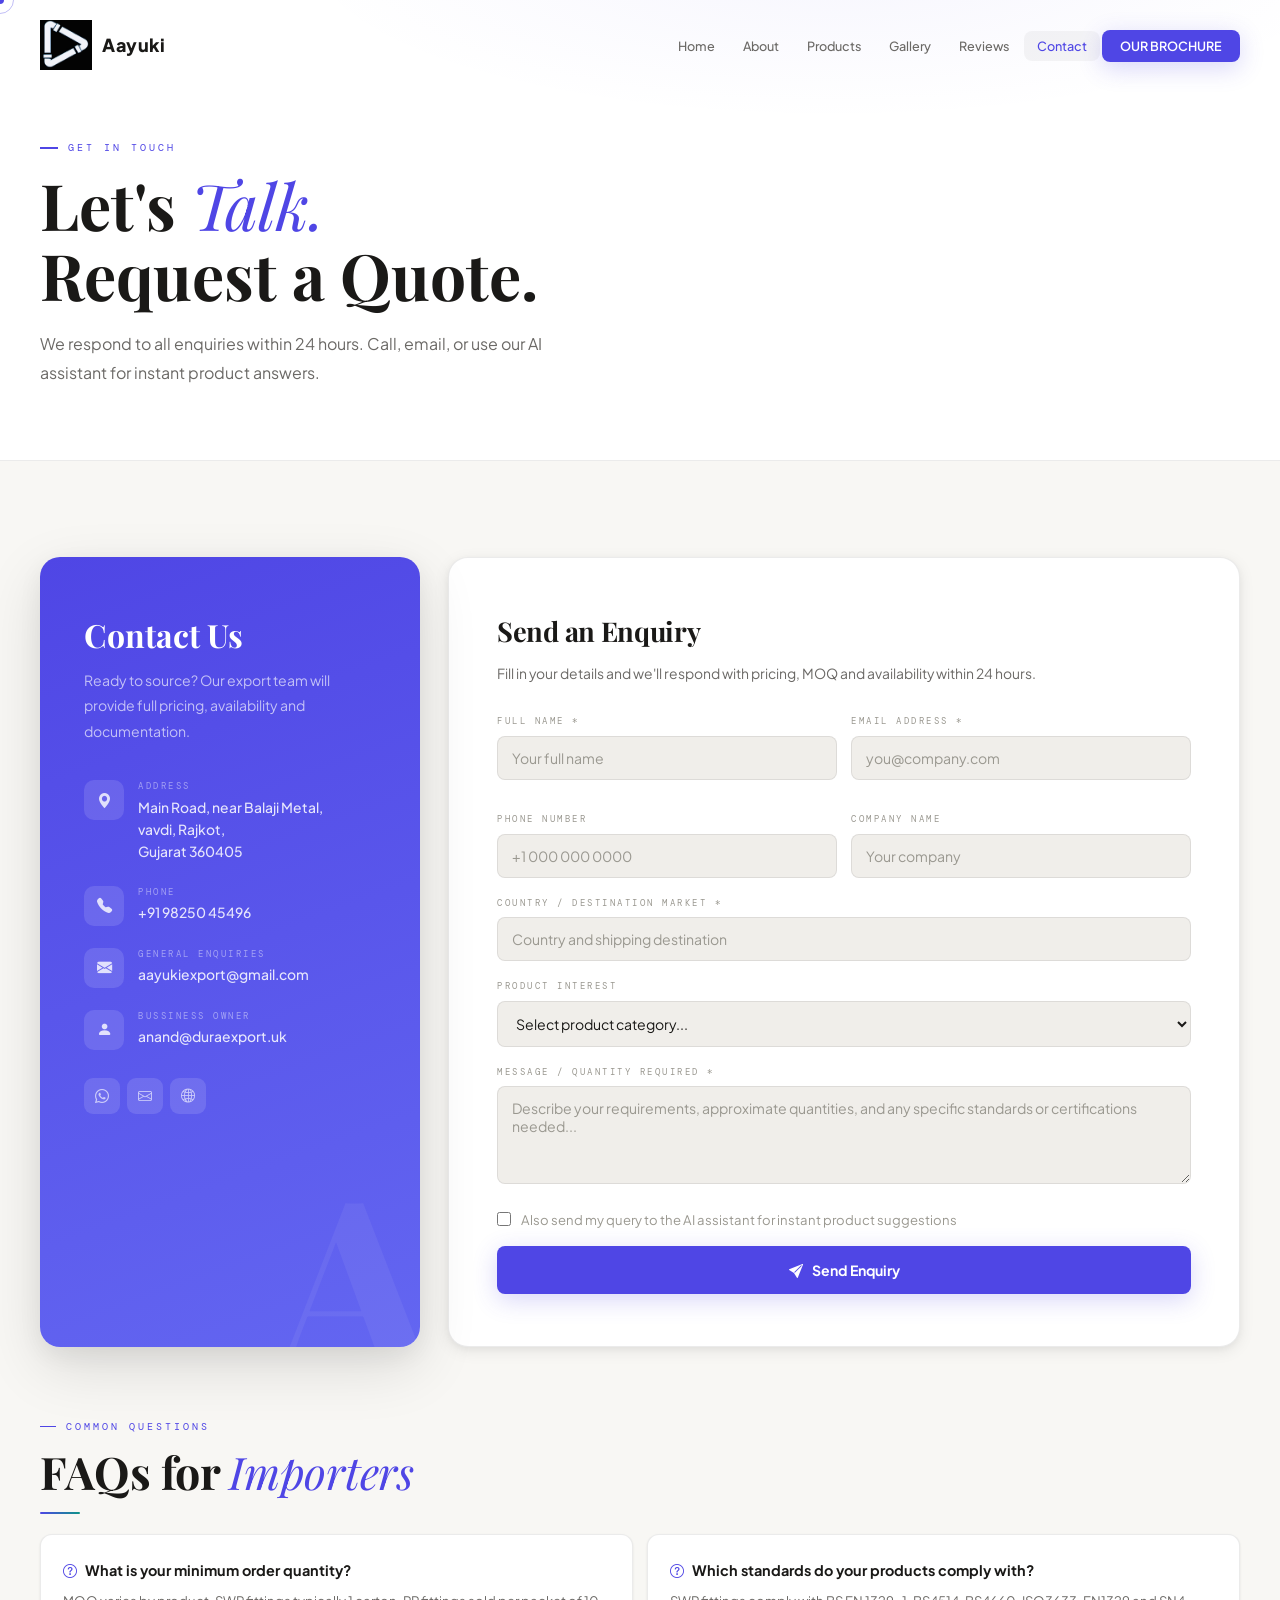
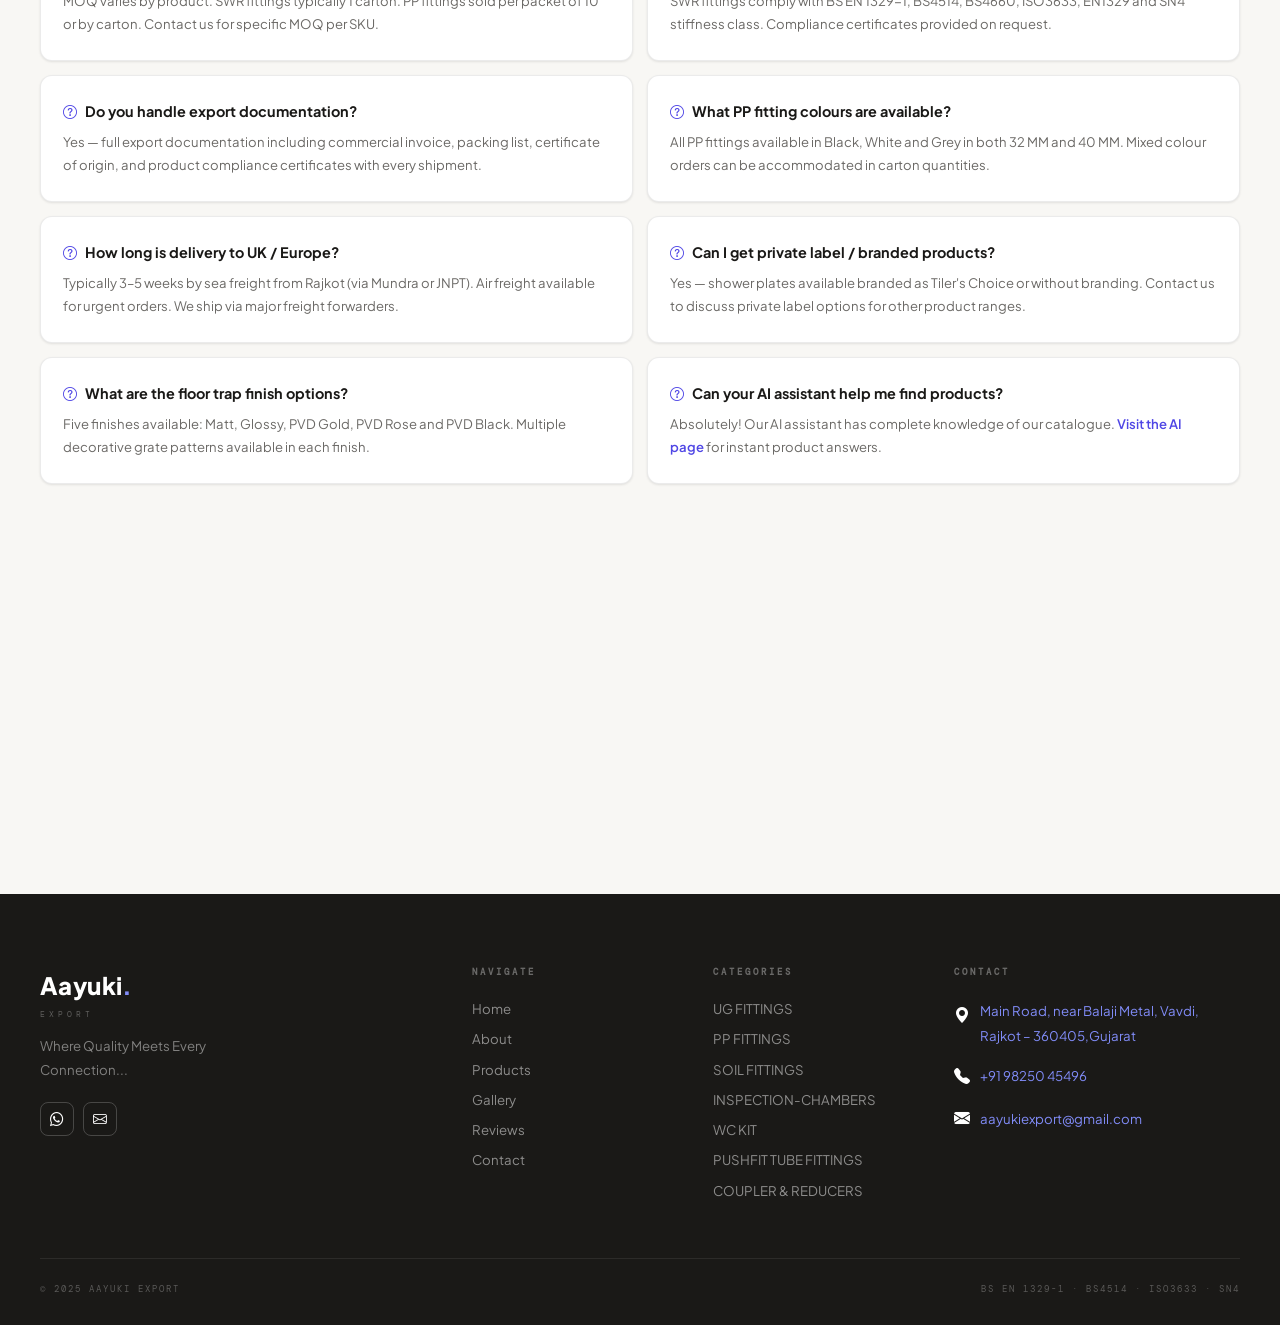
<file: contact.html>
<!DOCTYPE html>
<html lang="en">
<head>
<meta charset="UTF-8"/><meta name="viewport" content="width=device-width,initial-scale=1.0"/>
<title>Contact — Aayuki Export</title>
<link rel="stylesheet" href="style.css"/>
<link href="https://cdn.jsdelivr.net/npm/bootstrap-icons@1.11.3/font/bootstrap-icons.css" rel="stylesheet"/>
<style>
.contact-grid{display:grid;grid-template-columns:380px 1fr;gap:28px;}
.contact-left{background:linear-gradient(160deg,var(--indigo),var(--indigo2));border-radius:20px;padding:52px 44px;position:relative;overflow:hidden;box-shadow:var(--sh-xl);}
.contact-left::before{content:'A';position:absolute;bottom:-60px;right:-20px;font-family:var(--fp);font-size:16rem;font-weight:700;color:rgba(255,255,255,.06);line-height:1;pointer-events:none;}
.contact-left h2{font-family:var(--fp);font-size:2rem;font-weight:700;color:#fff;margin-bottom:8px;}
.contact-left p{font-size:.88rem;color:rgba(255,255,255,.65);line-height:1.8;margin-bottom:36px;}
.ci{display:flex;gap:14px;margin-bottom:22px;align-items:flex-start;}
.ci-ic{width:40px;height:40px;border-radius:10px;background:rgba(255,255,255,.12);display:flex;align-items:center;justify-content:center;font-size:.95rem;color:rgba(255,255,255,.8);flex-shrink:0;}
.ci-label{font-family:var(--fm);font-size:.54rem;letter-spacing:2.5px;text-transform:uppercase;color:rgba(255,255,255,.45);margin-bottom:3px;}
.ci-val{font-size:.87rem;color:rgba(255,255,255,.85);font-weight:500;line-height:1.6;}
.ci-val a{color:rgba(255,255,255,.85);}
.soc2{width:36px;height:36px;border-radius:9px;background:rgba(255,255,255,.12);display:inline-flex;align-items:center;justify-content:center;color:rgba(255,255,255,.65);margin-right:7px;cursor:none;transition:background .2s,color .2s;font-size:.88rem;}
.soc2:hover{background:rgba(255,255,255,.22);color:#fff;}
.contact-right{background:var(--card);border:1px solid var(--border);border-radius:20px;padding:52px 48px;box-shadow:var(--sh-md);}
.contact-right h2{font-family:var(--fp);font-size:1.7rem;font-weight:700;margin-bottom:8px;letter-spacing:-.3px;color:var(--text);}
.contact-right p{font-size:.87rem;color:var(--muted);margin-bottom:28px;line-height:1.8;}
.form-grid{display:grid;grid-template-columns:1fr 1fr;gap:14px;}
.fg{margin-bottom:18px;}
.fg label{font-family:var(--fm);font-size:.57rem;letter-spacing:2.5px;text-transform:uppercase;color:var(--muted2);display:block;margin-bottom:7px;}
.fi{width:100%;background:var(--bg2);border:1.5px solid var(--border);border-radius:8px;color:var(--text);font-family:var(--f);font-size:.88rem;padding:12px 14px;outline:none;transition:border-color .25s,box-shadow .25s,background .25s;}
.fi::placeholder{color:var(--muted2);}
.fi:focus{border-color:var(--indigo);box-shadow:0 0 0 3px rgba(79,70,229,.07);background:var(--surface);}
select.fi option{background:var(--surface);}
.sub-btn{width:100%;padding:15px;background:var(--indigo);border:none;border-radius:8px;color:#fff;font-family:var(--f);font-size:.88rem;font-weight:700;cursor:none;display:flex;align-items:center;justify-content:center;gap:9px;box-shadow:var(--sh-indigo);transition:all .25s var(--ease);}
.sub-btn:hover{background:var(--indigo2);box-shadow:0 10px 32px rgba(79,70,229,.3);transform:translateY(-2px);}
.faq-grid{display:grid;grid-template-columns:1fr 1fr;gap:14px;}
.faq{background:var(--card);border:1px solid var(--border);border-radius:12px;padding:24px 22px;cursor:none;box-shadow:var(--sh-sm);transition:all .3s var(--ease);}
.faq:hover{box-shadow:var(--sh-md);border-color:rgba(79,70,229,.12);transform:translateY(-2px);}
.faq-q{font-size:.9rem;font-weight:700;margin-bottom:8px;color:var(--text);}
.faq-a{font-size:.82rem;color:var(--muted);line-height:1.75;}
.map-ph{background:var(--card);border:1px solid var(--border);border-radius:20px;height:260px;display:flex;flex-direction:column;align-items:center;justify-content:center;gap:10px;margin-top:28px;box-shadow:var(--sh-sm);}
@media(max-width:960px){.contact-grid{grid-template-columns:1fr;}.form-grid{grid-template-columns:1fr;}.faq-grid{grid-template-columns:1fr;}}
</style>
</head>
<body>
<div id="prog"></div><div id="cur"></div><div id="curl"></div>

<!-- SCROLL TO TOP BUTTON -->
<button id="scrollTop" aria-label="Scroll to top">
  <i class="bi bi-arrow-up"></i>
</button>

<nav id="nav"><div class="nav-inner"><a href="index" class="nav-logo"><img src="logo/AAYUKI.jpg" alt="Aayuki Logo" class="nav-logo-img" />
       <div class="nav-logo-name">Aayuki<span> </span></div>

</a>
<ul class="nav-links"><li><a href="index">Home</a></li><li><a href="about">About</a></li><li><a href="products">Products</a></li><li><a href="gallery">Gallery</a></li><li><a href="reviews">Reviews</a></li><li><a href="contact">Contact</a></li><li><a href="ai" class="nav-cta">OUR BROCHURE</a></li></ul><div class="ham" id="ham"><span></span><span></span><span></span></div></div></nav>
<div class="mob" id="mob"><span class="mob-close" id="mob-close"><i class="bi bi-x-lg"></i></span><a href="index">Home</a><a href="about">About</a><a href="products">Products</a><a href="gallery">Gallery</a><a href="reviews">Reviews</a><a href="contact">Contact</a><a href="ai">OUR BROCHURE</a></div>
<div class="page-hero"><div class="ph-inner"><div class="ph-eyebrow">Get In Touch</div><h1 class="ph-title">Let's <em>Talk.</em><br>Request a Quote.</h1><p class="ph-desc">We respond to all enquiries within 24 hours. Call, email, or use our AI assistant for instant product answers.</p></div></div>
<section class="sec">
  <div class="wrap">
    <div class="contact-grid rv">
      <div class="contact-left">
        <h2>Contact Us</h2>
        <p>Ready to source? Our export team will provide full pricing, availability and documentation.</p>
        <div class="ci"><div class="ci-ic"><i class="bi bi-geo-alt-fill"></i></div><div><div class="ci-label">Address</div><div class="ci-val">Main Road, near Balaji Metal,<br> vavdi, Rajkot,<br> Gujarat 360405</div></div></div>
        <div class="ci"><div class="ci-ic"><i class="bi bi-telephone-fill"></i></div><div><div class="ci-label">Phone</div><div class="ci-val"><a href="tel:+919825045496">+91 98250 45496</a></div></div></div>
        <div class="ci"><div class="ci-ic"><i class="bi bi-envelope-fill"></i></div><div><div class="ci-label">General Enquiries</div><div class="ci-val"><a href="mailto:aayukiexport@gmail.com">aayukiexport@gmail.com</a></div></div></div>
        <div class="ci"><div class="ci-ic"><i class="bi bi-person-fill"></i></div><div><div class="ci-label">bussiness Owner</div><div class="ci-val"><a href="mailto:anand@duraexport.uk">anand@duraexport.uk</a></div></div></div>
        <div style="margin-top:28px;"><a href="https://wa.me/919825045496" target="_blank" class="soc2"><i class="bi bi-whatsapp"></i></a><a href="mailto:aayukiexport@gmail.com" class="soc2"><i class="bi bi-envelope"></i></a><a href="https://share.google/XaKwh89zlIbK6OMh2" target="_blank" class="soc2"><i class="bi bi-globe2"></i></a></div>
      </div>
      <div class="contact-right">
        <h2>Send an Enquiry</h2>
        <p>Fill in your details and we'll respond with pricing, MOQ and availability within 24 hours.</p>
        <div class="form-grid">
          <div class="fg"><label>Full Name *</label><input class="fi" id="fn" placeholder="Your full name"/></div>
          <div class="fg"><label>Email Address *</label><input type="email" class="fi" id="fe" placeholder="you@company.com"/></div>
          <div class="fg"><label>Phone Number</label><input type="tel" class="fi" id="fp" placeholder="+1 000 000 0000"/></div>
          <div class="fg"><label>Company Name</label><input class="fi" id="fco" placeholder="Your company"/></div>
        </div>
        <div class="fg"><label>Country / Destination Market *</label><input class="fi" id="fcountry" placeholder="Country and shipping destination"/></div>
        <div class="fg"><label>Product Interest</label><select class="fi" id="fprod"><option value="">Select product category...</option><option>SWR Series (PVC-U)</option><option>PP Fittings 32 MM</option><option>PP Fittings 40 MM</option><option>Floor Traps (Square)</option><option>Floor Traps (Linear)</option><option>Shower / Douche Plates</option><option>Waste Pipe Adapters</option><option>Pushfit Items</option><option>PVC Pipes</option><option>WC Kit</option><option>Multiple Products</option><option>Other</option></select></div>
        <div class="fg"><label>Message / Quantity Required *</label><textarea class="fi" id="fmsg" rows="4" placeholder="Describe your requirements, approximate quantities, and any specific standards or certifications needed..."></textarea></div>
        <div style="display:flex;align-items:center;gap:10px;margin-bottom:16px;"><input type="checkbox" id="fai" style="accent-color:var(--indigo);width:14px;height:14px;cursor:none;"><label for="fai" style="font-size:.82rem;color:var(--muted2);cursor:none;">Also send my query to the AI assistant for instant product suggestions</label></div>
        <button class="sub-btn" onclick="submitContact()"><i class="bi bi-send-fill"></i> Send Enquiry</button>
        <div id="form-ok" style="display:none;margin-top:14px;padding:14px 16px;background:rgba(5,150,105,.06);border:1px solid rgba(5,150,105,.2);border-radius:8px;font-size:.84rem;color:var(--green);">✅ &nbsp;Enquiry sent! We'll contact you within 24 hours. <a href="ai" style="color:var(--indigo);font-weight:600;margin-left:4px;">Get instant answers from AI →</a></div>
      </div>
    </div>
    <div style="margin-top:72px;" class="rv">
      <div class="eyebrow">Common Questions</div>
      <h2 class="stitle">FAQs for <em>Importers</em></h2>
      <div class="srule"></div>
      <div class="faq-grid" style="margin-top:0;">
        <div class="faq"><div class="faq-q"><i class="bi bi-question-circle" style="color:var(--indigo);margin-right:8px;"></i>What is your minimum order quantity?</div><div class="faq-a">MOQ varies by product. SWR fittings typically 1 carton. PP fittings sold per packet of 10 or by carton. Contact us for specific MOQ per SKU.</div></div>
        <div class="faq"><div class="faq-q"><i class="bi bi-question-circle" style="color:var(--indigo);margin-right:8px;"></i>Which standards do your products comply with?</div><div class="faq-a">SWR fittings comply with BS EN 1329-1, BS4514, BS4660, ISO3633, EN1329 and SN4 stiffness class. Compliance certificates provided on request.</div></div>
        <div class="faq"><div class="faq-q"><i class="bi bi-question-circle" style="color:var(--indigo);margin-right:8px;"></i>Do you handle export documentation?</div><div class="faq-a">Yes — full export documentation including commercial invoice, packing list, certificate of origin, and product compliance certificates with every shipment.</div></div>
        <div class="faq"><div class="faq-q"><i class="bi bi-question-circle" style="color:var(--indigo);margin-right:8px;"></i>What PP fitting colours are available?</div><div class="faq-a">All PP fittings available in Black, White and Grey in both 32 MM and 40 MM. Mixed colour orders can be accommodated in carton quantities.</div></div>
        <div class="faq"><div class="faq-q"><i class="bi bi-question-circle" style="color:var(--indigo);margin-right:8px;"></i>How long is delivery to UK / Europe?</div><div class="faq-a">Typically 3–5 weeks by sea freight from Rajkot (via Mundra or JNPT). Air freight available for urgent orders. We ship via major freight forwarders.</div></div>
        <div class="faq"><div class="faq-q"><i class="bi bi-question-circle" style="color:var(--indigo);margin-right:8px;"></i>Can I get private label / branded products?</div><div class="faq-a">Yes — shower plates available branded as Tiler's Choice or without branding. Contact us to discuss private label options for other product ranges.</div></div>
        <div class="faq"><div class="faq-q"><i class="bi bi-question-circle" style="color:var(--indigo);margin-right:8px;"></i>What are the floor trap finish options?</div><div class="faq-a">Five finishes available: Matt, Glossy, PVD Gold, PVD Rose and PVD Black. Multiple decorative grate patterns available in each finish.</div></div>
        <div class="faq"><div class="faq-q"><i class="bi bi-question-circle" style="color:var(--indigo);margin-right:8px;"></i>Can your AI assistant help me find products?</div><div class="faq-a">Absolutely! Our AI assistant has complete knowledge of our catalogue. <a href="ai" style="color:var(--indigo);font-weight:600;">Visit the AI page</a> for instant product answers.</div></div>
      </div>
      <iframe src="https://www.google.com/maps/embed?pb=!1m18!1m12!1m3!1d3692.961112587663!2d70.7956846!3d22.2415542!2m3!1f0!2f0!3f0!3m2!1i1024!2i768!4f13.1!3m3!1m2!1s0x3959cb002eefa553%3A0xeb2b32890194754e!2sDURA%20EXPORT!5e0!3m2!1sen!2sin!4v1774547373169!5m2!1sen!2sin" width="100%" height="280" style="border:0;border-radius:20px;margin-top:28px;" allowfullscreen="" loading="lazy" referrerpolicy="no-referrer-when-downgrade"></iframe>
    </div>
  </div>
</section>
<!-- FOOTER -->
<footer><div class="wrap"><div class="foot-grid"><div>
  <div class="foot-logo-name">Aayuki<span>.</span></div>
  <div class="foot-logo-tag">Export</div>
  <div class="foot-desc">Where Quality Meets Every Connection...</div>
  <div style="margin-top:20px;"> 
    <a href="https://wa.me/919825045496" class="soc"><i class="bi bi-whatsapp"></i></a>
    <a href="mailto:aayukiexport@gmail.com" class="soc"><i class="bi bi-envelope"></i></a>
  </div></div>
    <div><h6>Navigate</h6><a href="index" class="flink">Home</a><a href="about" class="flink">About</a><a href="products" class="flink">Products</a><a href="gallery" class="flink">Gallery</a><a href="reviews" class="flink">Reviews</a><a href="contact" class="flink">Contact</a></div>
    <div><h6>Categories</h6><a href="products.html" onclick="filterTo('swr');return false;" class="flink">
       UG FITTINGS</a><a href="products.html" onclick="filterTo('pp');return false;" class="flink">
        PP FITTINGS</a><a href="products.html" onclick="filterTo('floor');return false;" class="flink">
          SOIL FITTINGS</a><a href="products.html" onclick="filterTo('shower');return false;" class="flink">
            INSPECTION-CHAMBERS</a><a href="#" onclick="filterTo('waste');return false;" class="flink"></a>
            <a href="products.html" onclick="filterTo('swr');return false;" class="flink">
       WC KIT</a>
       <a href="products.html" onclick="filterTo('swr');return false;" class="flink">
       PUSHFIT TUBE FITTINGS</a>
       <a href="products.html" onclick="filterTo('swr');return false;" class="flink">
       COUPLER & REDUCERS</a></div>
    <div><h6>Contact</h6><div style="font-size:.83rem;color:rgba(255,255,255,.45);line-height:1.9;"><div style="display:flex;gap:10px;margin-bottom:12px;"><i class="bi bi-geo-alt-fill" style="color:#fff;font-size:1rem;flex-shrink:0;margin-top:2px;"></i><a href="https://share.google/HX0U5UdbOdTUgiWXC" target="_blank" style="color:#818cf8;text-decoration:none;">Main Road, near Balaji Metal, Vavdi, Rajkot – 360405,Gujarat</a></div><div style="display:flex;gap:10px;align-items:center;margin-bottom:12px;"><i class="bi bi-telephone-fill" style="color:#fff;font-size:1rem;"></i><a href="tel:+919825045496" style="color:#818cf8;text-decoration:none;">+91 98250 45496</a></div><div style="display:flex;gap:10px;align-items:center;"><i class="bi bi-envelope-fill" style="color:#fff;font-size:1rem;"></i><a href="mailto:aayukiexport@gmail.com" style="color:#818cf8;text-decoration:none;">aayukiexport@gmail.com</a></div></div></div></div><div class="foot-bottom"><div class="foot-copy">© 2025 AAYUKI EXPORT</div><div class="foot-copy">BS EN 1329-1 · BS4514 · ISO3633 · SN4</div></div>
  </div>
</footer>
<script src="shared.js"></script>
<script>
initAll('contact');
function submitContact(){
  const n=document.getElementById('fn').value.trim(),e=document.getElementById('fe').value.trim(),m=document.getElementById('fmsg').value.trim();
  if(!n||!e||!m){alert('Please complete Name, Email and Message fields.');return;}
  document.getElementById('form-ok').style.display='block';
  ['fn','fe','fp','fco','fcountry','fprod','fmsg'].forEach(id=>{const el=document.getElementById(id);if(el)el.value='';});
  setTimeout(()=>document.getElementById('form-ok').style.display='none',8000);
}
</script>
</body></html>
</file>
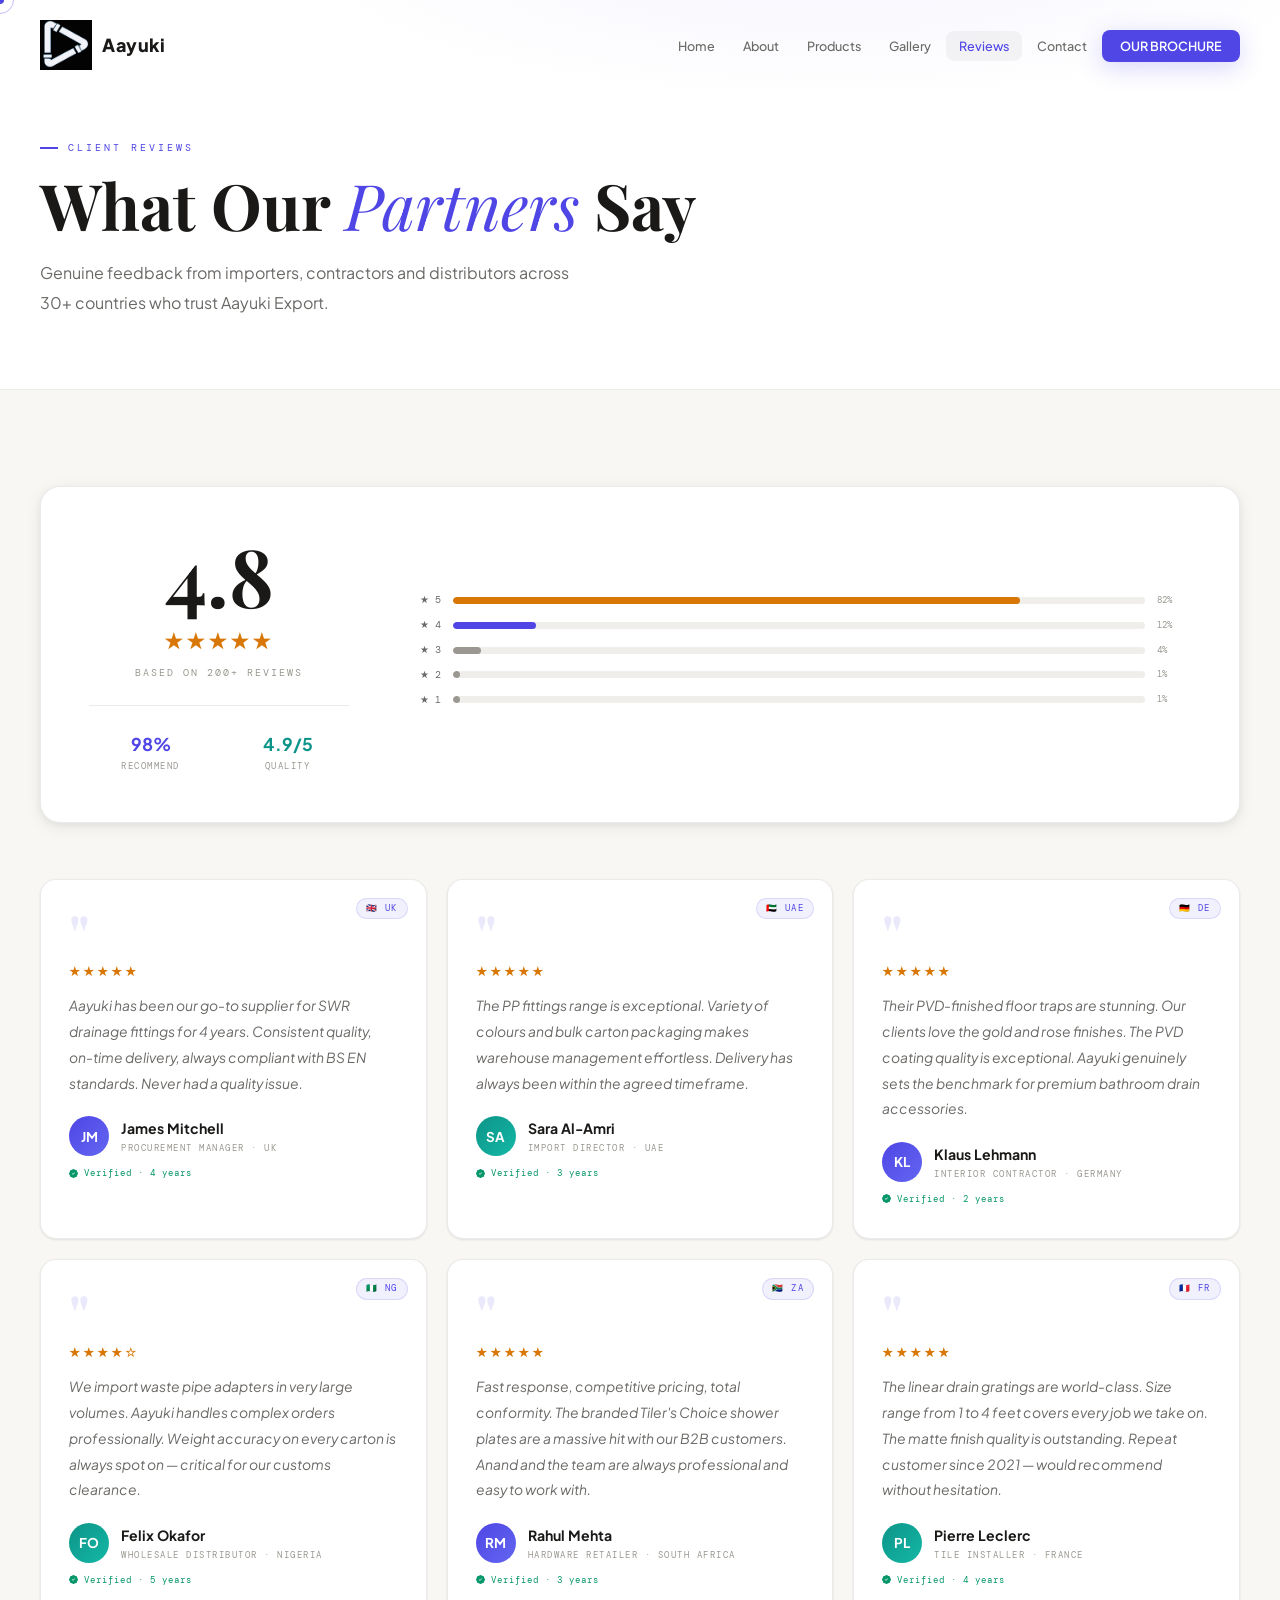
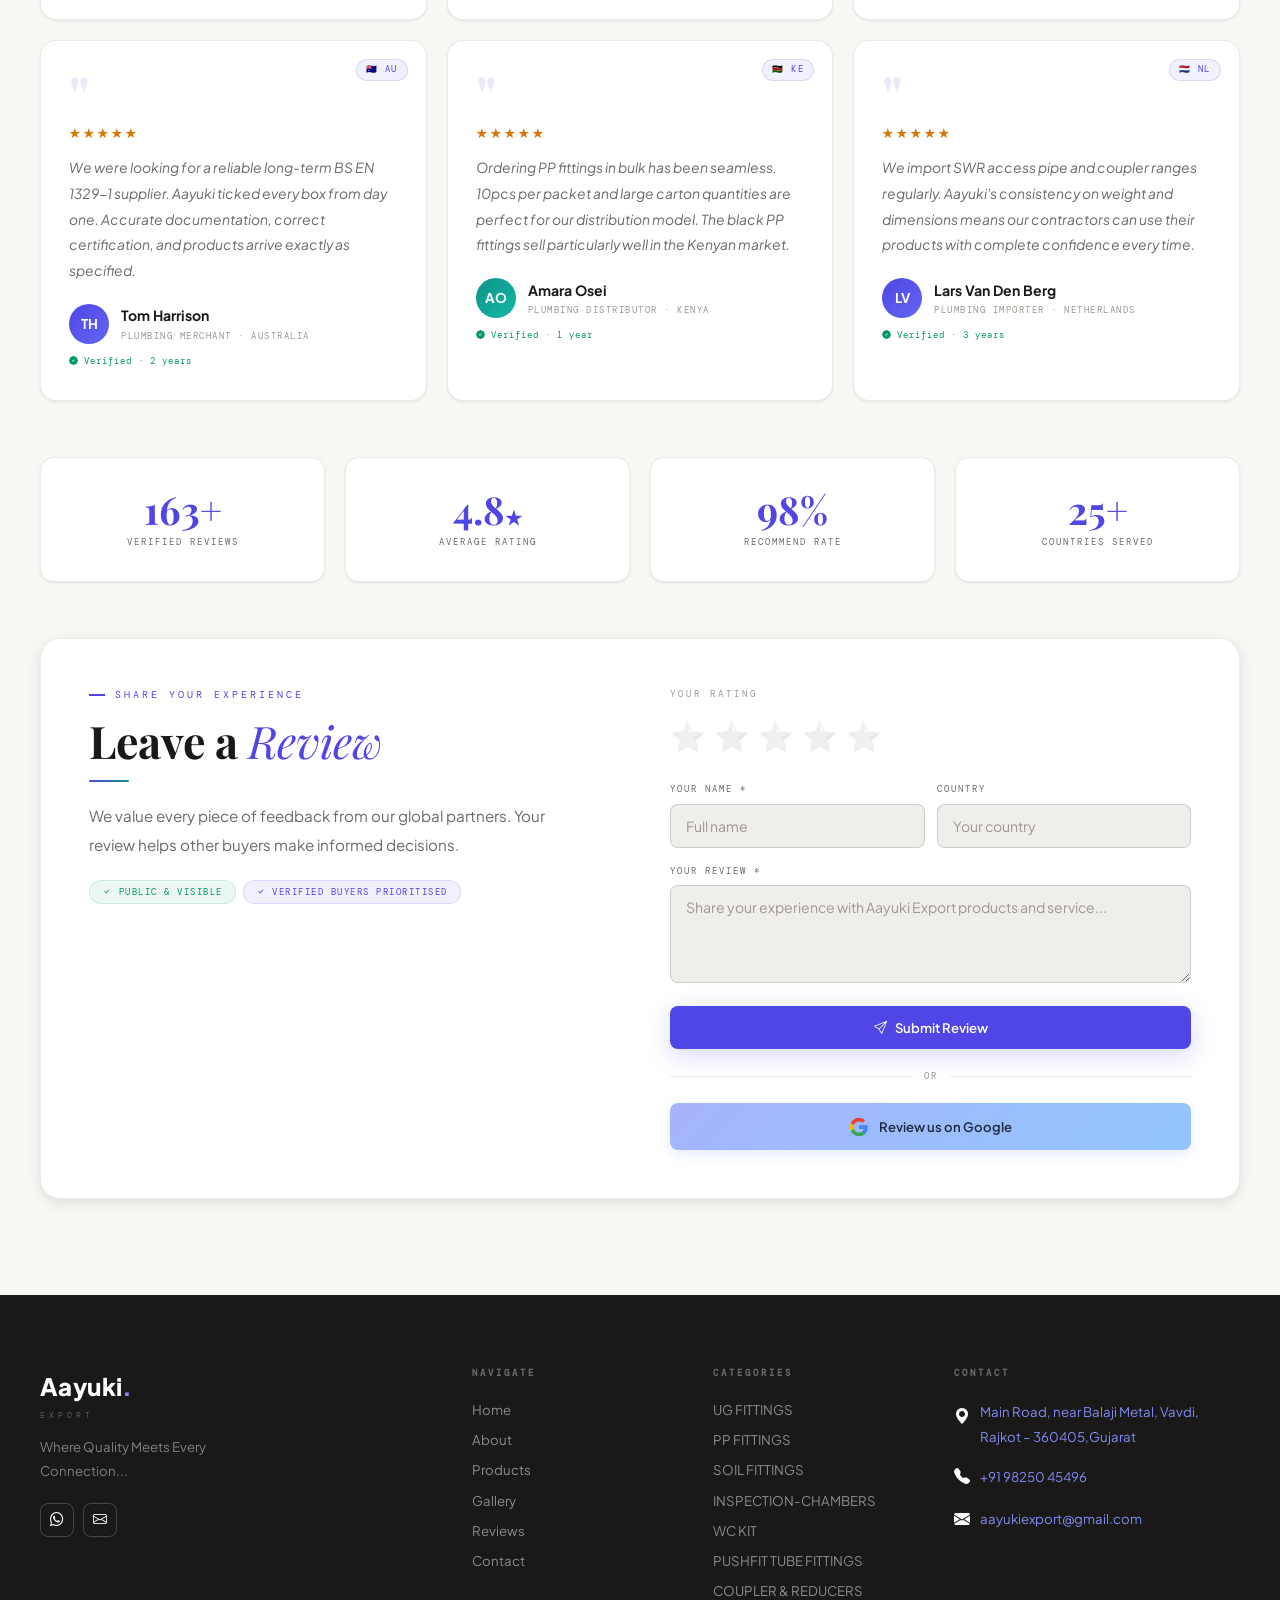
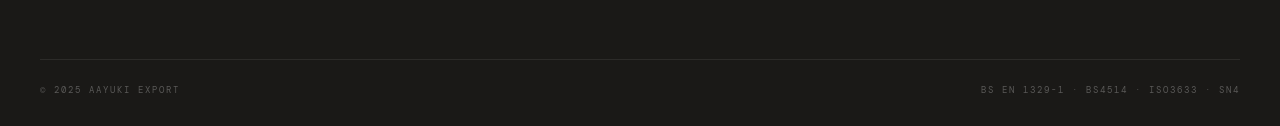
<file: reviews.html>
<!DOCTYPE html>
<html lang="en">
<head>
<meta charset="UTF-8"/><meta name="viewport" content="width=device-width,initial-scale=1.0"/>
<title>Reviews — Aayuki Export</title>
<link rel="stylesheet" href="style.css"/>
<link href="https://cdn.jsdelivr.net/npm/bootstrap-icons@1.11.3/font/bootstrap-icons.css" rel="stylesheet"/>
<style>
.rating-box{display:grid;grid-template-columns:260px 1fr;gap:60px;align-items:center;padding:48px;background:var(--card);border:1px solid var(--border);border-radius:20px;box-shadow:var(--sh-md);margin-bottom:56px;}
.big-rating{font-family:var(--fp);font-size:5rem;font-weight:700;line-height:1;color:var(--text);}
.big-stars{font-size:1.4rem;color:var(--gold2);margin:8px 0 6px;letter-spacing:2px;}
.big-count{font-family:var(--fm);font-size:.6rem;letter-spacing:2px;color:var(--muted2);text-transform:uppercase;}
.bar-row{display:flex;align-items:center;gap:12px;margin-bottom:9px;}
.bar-label{font-family:var(--fm);font-size:.62rem;color:var(--muted);width:32px;text-align:right;}
.bar-bg{flex:1;height:7px;background:var(--bg2);border-radius:4px;overflow:hidden;}
.bar-fill{height:100%;border-radius:4px;transition:width .9s var(--ease);}
.bar-pct{font-family:var(--fm);font-size:.58rem;color:var(--muted2);width:34px;}
.review-grid{display:grid;grid-template-columns:repeat(3,1fr);gap:20px;}
.rc{background:var(--card);border:1px solid var(--border);border-radius:16px;padding:32px 28px;position:relative;overflow:hidden;box-shadow:var(--sh-sm);transition:all .35s var(--ease);}
.rc:hover{box-shadow:var(--sh-lg);transform:translateY(-4px);border-color:rgba(79,70,229,.12);}
.rc-acc{position:absolute;left:0;top:0;bottom:0;width:3px;background:linear-gradient(to bottom,var(--indigo),var(--teal));transform:scaleY(0);transform-origin:top;transition:transform .5s var(--ease);border-radius:0 0 0 16px;}
.rc:hover .rc-acc{transform:scaleY(1);}
.rc-badge{position:absolute;top:18px;right:18px;font-family:var(--fm);font-size:.54rem;letter-spacing:1.5px;padding:3px 9px;border-radius:100px;background:rgba(79,70,229,.08);border:1px solid rgba(79,70,229,.15);color:var(--indigo);}
.rc-q{font-family:var(--fp);font-size:3.5rem;color:rgba(79,70,229,.12);line-height:.8;margin-bottom:4px;font-weight:700;}
.rc-stars{color:var(--gold2);font-size:.82rem;letter-spacing:2px;margin-bottom:12px;}
.rc-text{font-size:.87rem;color:var(--muted);line-height:1.85;font-style:italic;margin-bottom:20px;}
.rc-av{width:40px;height:40px;border-radius:50%;background:linear-gradient(135deg,var(--indigo),var(--indigo2));display:flex;align-items:center;justify-content:center;font-weight:700;font-size:.84rem;color:#fff;flex-shrink:0;}
.rc-name{font-weight:700;font-size:.88rem;margin-bottom:2px;color:var(--text);}
.rc-role{font-family:var(--fm);font-size:.56rem;letter-spacing:1.5px;color:var(--muted2);text-transform:uppercase;}
.rc-verified{display:flex;align-items:center;gap:5px;font-family:var(--fm);font-size:.56rem;letter-spacing:1px;color:var(--green);margin-top:10px;}
.trust-grid{display:grid;grid-template-columns:repeat(4,1fr);gap:20px;margin-top:56px;}
.tc{background:var(--card);border:1px solid var(--border);border-radius:14px;padding:32px 24px;text-align:center;box-shadow:var(--sh-sm);transition:all .3s var(--ease);}
.tc:hover{box-shadow:var(--sh-md);border-color:rgba(79,70,229,.12);}
.tc-num{font-family:var(--fp);font-size:2.4rem;font-weight:700;color:var(--indigo);line-height:1;margin-bottom:6px;}
.tc-label{font-family:var(--fm);font-size:.57rem;letter-spacing:2px;color:var(--muted);text-transform:uppercase;}
.submit-box{background:var(--card);border:1px solid var(--border);border-radius:20px;padding:48px;margin-top:56px;box-shadow:var(--sh-md);}
.stars-select{display:flex;gap:8px;margin:10px 0 24px;}
.star-btn{font-size:1.8rem;cursor:none;transition:transform .2s var(--ease);filter:grayscale(1);opacity:.35;}
.star-btn.on{filter:none;opacity:1;}
.star-btn:hover{transform:scale(1.18);}
.inp{width:100%;background:var(--bg2);border:1.5px solid var(--border2);border-radius:8px;color:var(--text);font-family:var(--f);font-size:.88rem;padding:12px 15px;outline:none;transition:border-color .25s,box-shadow .25s,background .25s;margin-bottom:16px;}
.inp::placeholder{color:var(--muted2);}
.inp:focus{border-color:var(--indigo);box-shadow:0 0 0 3px rgba(79,70,229,.08);background:var(--surface);}
@media(max-width:900px){.review-grid{grid-template-columns:1fr 1fr;}.rating-box{grid-template-columns:1fr;gap:32px;padding:32px;}.trust-grid{grid-template-columns:1fr 1fr;}}
@media(max-width:600px){.review-grid{grid-template-columns:1fr;}.trust-grid{grid-template-columns:1fr 1fr;}.rating-box{padding:24px;gap:24px;}.submit-box{padding:28px!important;}.submit-box>div{grid-template-columns:1fr!important;gap:32px!important;}.rc{padding:24px 20px;}.tc{padding:24px 20px;}}
</style>
</head>
<body>
<div id="prog"></div><div id="cur"></div><div id="curl"></div>

<!-- SCROLL TO TOP BUTTON -->
<button id="scrollTop" aria-label="Scroll to top">
  <i class="bi bi-arrow-up"></i>
</button>

<nav id="nav"><div class="nav-inner"><a href="index" class="nav-logo"><img src="logo/AAYUKI.jpg" alt="Aayuki Logo" class="nav-logo-img" />
       <div class="nav-logo-name">Aayuki<span> </span></div>

</a>
<ul class="nav-links"><li><a href="index">Home</a></li><li><a href="about">About</a></li><li><a href="products">Products</a></li><li><a href="gallery">Gallery</a></li><li><a href="reviews">Reviews</a></li><li><a href="contact">Contact</a></li><li><a href="ai" class="nav-cta">OUR BROCHURE</a></li></ul><div class="ham" id="ham"><span></span><span></span><span></span></div></div></nav>
<div class="mob" id="mob"><span class="mob-close" id="mob-close"><i class="bi bi-x-lg"></i></span><a href="index">Home</a><a href="about">About</a><a href="products">Products</a><a href="gallery">Gallery</a><a href="reviews">Reviews</a><a href="contact">Contact</a><a href="ai">OUR BROCHURE</a></div>
<div class="page-hero"><div class="ph-inner"><div class="ph-eyebrow">Client Reviews</div><h1 class="ph-title">What Our <em>Partners</em> Say</h1><p class="ph-desc">Genuine feedback from importers, contractors and distributors across 30+ countries who trust Aayuki Export.</p></div></div>
<section class="sec">
  <div class="wrap">
    <div class="rating-box rv">
      <div style="text-align:center;">
        <div class="big-rating">4.8</div>
        <div class="big-stars">★★★★★</div>
        <div class="big-count">Based on 200+ reviews</div>
        <div style="margin-top:24px;padding-top:24px;border-top:1px solid var(--border);display:grid;grid-template-columns:1fr 1fr;gap:14px;">
          <div><div style="font-size:1.1rem;font-weight:700;color:var(--indigo);">98%</div><div style="font-family:var(--fm);font-size:.54rem;letter-spacing:1.5px;color:var(--muted2);text-transform:uppercase;margin-top:2px;">Recommend</div></div>
          <div><div style="font-size:1.1rem;font-weight:700;color:var(--teal);">4.9/5</div><div style="font-family:var(--fm);font-size:.54rem;letter-spacing:1.5px;color:var(--muted2);text-transform:uppercase;margin-top:2px;">Quality</div></div>
        </div>
      </div>
      <div>
        <div class="bar-row"><div class="bar-label">★ 5</div><div class="bar-bg"><div class="bar-fill" style="width:82%;background:var(--gold2);"></div></div><div class="bar-pct">82%</div></div>
        <div class="bar-row"><div class="bar-label">★ 4</div><div class="bar-bg"><div class="bar-fill" style="width:12%;background:var(--indigo);"></div></div><div class="bar-pct">12%</div></div>
        <div class="bar-row"><div class="bar-label">★ 3</div><div class="bar-bg"><div class="bar-fill" style="width:4%;background:var(--muted2);"></div></div><div class="bar-pct">4%</div></div>
        <div class="bar-row"><div class="bar-label">★ 2</div><div class="bar-bg"><div class="bar-fill" style="width:1%;background:var(--muted2);"></div></div><div class="bar-pct">1%</div></div>
        <div class="bar-row"><div class="bar-label">★ 1</div><div class="bar-bg"><div class="bar-fill" style="width:1%;background:var(--muted2);"></div></div><div class="bar-pct">1%</div></div>
      </div>
    </div>
    <div class="review-grid">
      <div class="rc rv" style="transition-delay:.04s"><div class="rc-acc"></div><div class="rc-badge">🇬🇧 UK</div><div class="rc-q">"</div><div class="rc-stars">★★★★★</div><div class="rc-text">Aayuki has been our go-to supplier for SWR drainage fittings for 4 years. Consistent quality, on-time delivery, always compliant with BS EN standards. Never had a quality issue.</div><div style="display:flex;align-items:center;gap:12px;"><div class="rc-av">JM</div><div><div class="rc-name">James Mitchell</div><div class="rc-role">Procurement Manager · UK</div></div></div><div class="rc-verified"><i class="bi bi-patch-check-fill"></i>Verified · 4 years</div></div>
      <div class="rc rv" style="transition-delay:.08s"><div class="rc-acc"></div><div class="rc-badge">🇦🇪 UAE</div><div class="rc-q">"</div><div class="rc-stars">★★★★★</div><div class="rc-text">The PP fittings range is exceptional. Variety of colours and bulk carton packaging makes warehouse management effortless. Delivery has always been within the agreed timeframe.</div><div style="display:flex;align-items:center;gap:12px;"><div class="rc-av" style="background:linear-gradient(135deg,var(--teal),var(--teal2));">SA</div><div><div class="rc-name">Sara Al-Amri</div><div class="rc-role">Import Director · UAE</div></div></div><div class="rc-verified"><i class="bi bi-patch-check-fill"></i>Verified · 3 years</div></div>
      <div class="rc rv" style="transition-delay:.12s"><div class="rc-acc"></div><div class="rc-badge">🇩🇪 DE</div><div class="rc-q">"</div><div class="rc-stars">★★★★★</div><div class="rc-text">Their PVD-finished floor traps are stunning. Our clients love the gold and rose finishes. The PVD coating quality is exceptional. Aayuki genuinely sets the benchmark for premium bathroom drain accessories.</div><div style="display:flex;align-items:center;gap:12px;"><div class="rc-av">KL</div><div><div class="rc-name">Klaus Lehmann</div><div class="rc-role">Interior Contractor · Germany</div></div></div><div class="rc-verified"><i class="bi bi-patch-check-fill"></i>Verified · 2 years</div></div>
      <div class="rc rv" style="transition-delay:.16s"><div class="rc-acc"></div><div class="rc-badge">🇳🇬 NG</div><div class="rc-q">"</div><div class="rc-stars">★★★★☆</div><div class="rc-text">We import waste pipe adapters in very large volumes. Aayuki handles complex orders professionally. Weight accuracy on every carton is always spot on — critical for our customs clearance.</div><div style="display:flex;align-items:center;gap:12px;"><div class="rc-av" style="background:linear-gradient(135deg,var(--teal),var(--teal2));">FO</div><div><div class="rc-name">Felix Okafor</div><div class="rc-role">Wholesale Distributor · Nigeria</div></div></div><div class="rc-verified"><i class="bi bi-patch-check-fill"></i>Verified · 5 years</div></div>
      <div class="rc rv" style="transition-delay:.2s"><div class="rc-acc"></div><div class="rc-badge">🇿🇦 ZA</div><div class="rc-q">"</div><div class="rc-stars">★★★★★</div><div class="rc-text">Fast response, competitive pricing, total conformity. The branded Tiler's Choice shower plates are a massive hit with our B2B customers. Anand and the team are always professional and easy to work with.</div><div style="display:flex;align-items:center;gap:12px;"><div class="rc-av">RM</div><div><div class="rc-name">Rahul Mehta</div><div class="rc-role">Hardware Retailer · South Africa</div></div></div><div class="rc-verified"><i class="bi bi-patch-check-fill"></i>Verified · 3 years</div></div>
      <div class="rc rv" style="transition-delay:.24s"><div class="rc-acc"></div><div class="rc-badge">🇫🇷 FR</div><div class="rc-q">"</div><div class="rc-stars">★★★★★</div><div class="rc-text">The linear drain gratings are world-class. Size range from 1 to 4 feet covers every job we take on. The matte finish quality is outstanding. Repeat customer since 2021 — would recommend without hesitation.</div><div style="display:flex;align-items:center;gap:12px;"><div class="rc-av" style="background:linear-gradient(135deg,var(--teal),var(--teal2));">PL</div><div><div class="rc-name">Pierre Leclerc</div><div class="rc-role">Tile Installer · France</div></div></div><div class="rc-verified"><i class="bi bi-patch-check-fill"></i>Verified · 4 years</div></div>
      <div class="rc rv" style="transition-delay:.28s"><div class="rc-acc"></div><div class="rc-badge">🇦🇺 AU</div><div class="rc-q">"</div><div class="rc-stars">★★★★★</div><div class="rc-text">We were looking for a reliable long-term BS EN 1329-1 supplier. Aayuki ticked every box from day one. Accurate documentation, correct certification, and products arrive exactly as specified.</div><div style="display:flex;align-items:center;gap:12px;"><div class="rc-av">TH</div><div><div class="rc-name">Tom Harrison</div><div class="rc-role">Plumbing Merchant · Australia</div></div></div><div class="rc-verified"><i class="bi bi-patch-check-fill"></i>Verified · 2 years</div></div>
      <div class="rc rv" style="transition-delay:.32s"><div class="rc-acc"></div><div class="rc-badge">🇰🇪 KE</div><div class="rc-q">"</div><div class="rc-stars">★★★★★</div><div class="rc-text">Ordering PP fittings in bulk has been seamless. 10pcs per packet and large carton quantities are perfect for our distribution model. The black PP fittings sell particularly well in the Kenyan market.</div><div style="display:flex;align-items:center;gap:12px;"><div class="rc-av" style="background:linear-gradient(135deg,var(--teal),var(--teal2));">AO</div><div><div class="rc-name">Amara Osei</div><div class="rc-role">Plumbing Distributor · Kenya</div></div></div><div class="rc-verified"><i class="bi bi-patch-check-fill"></i>Verified · 1 year</div></div>
      <div class="rc rv" style="transition-delay:.36s"><div class="rc-acc"></div><div class="rc-badge">🇳🇱 NL</div><div class="rc-q">"</div><div class="rc-stars">★★★★★</div><div class="rc-text">We import SWR access pipe and coupler ranges regularly. Aayuki's consistency on weight and dimensions means our contractors can use their products with complete confidence every time.</div><div style="display:flex;align-items:center;gap:12px;"><div class="rc-av">LV</div><div><div class="rc-name">Lars Van Den Berg</div><div class="rc-role">Plumbing Importer · Netherlands</div></div></div><div class="rc-verified"><i class="bi bi-patch-check-fill"></i>Verified · 3 years</div></div>
    </div>
    <div class="trust-grid rv">
      <div class="tc"><div class="tc-num"><span class="count" data-to="200" data-dur="2000">0</span>+</div><div class="tc-label">Verified Reviews</div></div>
      <div class="tc"><div class="tc-num">4.8<span style="font-size:1.2rem;">★</span></div><div class="tc-label">Average Rating</div></div>
      <div class="tc"><div class="tc-num">98%</div><div class="tc-label">Recommend Rate</div></div>
      <div class="tc"><div class="tc-num"><span class="count" data-to="30" data-dur="1800">0</span>+</div><div class="tc-label">Countries Served</div></div>
    </div>
    <div class="submit-box rv">
      <div style="display:grid;grid-template-columns:1fr 1fr;gap:60px;align-items:start;">
        <div>
          <div class="eyebrow">Share Your Experience</div>
          <h2 class="stitle">Leave a <em>Review</em></h2>
          <div class="srule"></div>
          <p class="sdesc">We value every piece of feedback from our global partners. Your review helps other buyers make informed decisions.</p>
          <div style="margin-top:20px;display:flex;gap:7px;flex-wrap:wrap;">
            <span class="badge badge-green"><i class="bi bi-check"></i> Public &amp; Visible</span>
            <span class="badge badge-indigo"><i class="bi bi-check"></i> Verified Buyers Prioritised</span>
          </div>
        </div>
        <div>
          <div style="font-family:var(--fm);font-size:.58rem;letter-spacing:3px;color:var(--muted2);text-transform:uppercase;margin-bottom:6px;">Your Rating</div>
          <div class="stars-select" id="stars">
            <span class="star-btn" data-v="1">⭐</span><span class="star-btn" data-v="2">⭐</span><span class="star-btn" data-v="3">⭐</span><span class="star-btn" data-v="4">⭐</span><span class="star-btn" data-v="5">⭐</span>
          </div>
          <div style="display:grid;grid-template-columns:1fr 1fr;gap:12px;"><div><label style="font-family:var(--fm);font-size:.57rem;letter-spacing:2px;color:var(--muted);text-transform:uppercase;display:block;margin-bottom:7px;">Your Name *</label><input class="inp" id="rv-name" placeholder="Full name"/></div><div><label style="font-family:var(--fm);font-size:.57rem;letter-spacing:2px;color:var(--muted);text-transform:uppercase;display:block;margin-bottom:7px;">Country</label><input class="inp" id="rv-country" placeholder="Your country"/></div></div>
          <label style="font-family:var(--fm);font-size:.57rem;letter-spacing:2px;color:var(--muted);text-transform:uppercase;display:block;margin-bottom:7px;">Your Review *</label>
          <textarea class="inp" id="rv-text" rows="4" placeholder="Share your experience with Aayuki Export products and service..."></textarea>
          <button class="btn btn-p" style="width:100%;justify-content:center;" onclick="submitReview()"><i class="bi bi-send"></i> Submit Review</button>
          
          <div style="margin:20px 0;text-align:center;position:relative;">
            <div style="position:relative;display:flex;align-items:center;gap:12px;margin:20px 0;">
              <div style="flex:1;height:1px;background:var(--border);"></div>
              <span style="font-family:var(--fm);font-size:.56rem;letter-spacing:2px;color:var(--muted2);text-transform:uppercase;">Or</span>
              <div style="flex:1;height:1px;background:var(--border);"></div>
            </div>
          </div>

          <a href="https://www.google.com/search?sca_esv=fd1ead0a846bd609&rlz=1C1VDKB_enIN1202IN1202&biw=1366&bih=641&sxsrf=ANbL-n45wlVDQKnTmjMHqdE5SNx5oVY_Yw:1774590939495&si=AL3DRZEsmMGCryMMFSHJ3StBhOdZ2-6yYkXd_doETEE1OR-qOT9BrVi0HEM5XK65CuFPXjCEF7iYGxFOiIlSHcJ8_TkHVpZHtIf7wFtkME_TxtEHvjK2D4y0Qds0WJp9JCzqNqWtSOPN&q=DURA+EXPORT+Reviews&sa=X&ved=2ahUKEwjtwce0sr-TAxX4UGwGHZW_O8QQ0bkNegQIIhAFUSED" target="_blank" class="btn" style="width:100%;justify-content:center;background:linear-gradient(135deg,#a5b4fc,#93c5fd);border:none;color:#1e293b;text-decoration:none;display:flex;align-items:center;gap:10px;font-weight:600;box-shadow:0 4px 12px rgba(165,180,252,.25);transition:all .3s var(--ease);" onmouseover="this.style.transform='translateY(-2px)';this.style.boxShadow='0 6px 20px rgba(165,180,252,.35)';" onmouseout="this.style.transform='translateY(0)';this.style.boxShadow='0 4px 12px rgba(165,180,252,.25)';">
            <svg width="20" height="20" viewBox="0 0 24 24" fill="none" xmlns="http://www.w3.org/2000/svg">
              <path d="M22.56 12.25c0-.78-.07-1.53-.2-2.25H12v4.26h5.92c-.26 1.37-1.04 2.53-2.21 3.31v2.77h3.57c2.08-1.92 3.28-4.74 3.28-8.09z" fill="#4285F4"/>
              <path d="M12 23c2.97 0 5.46-.98 7.28-2.66l-3.57-2.77c-.98.66-2.23 1.06-3.71 1.06-2.86 0-5.29-1.93-6.16-4.53H2.18v2.84C3.99 20.53 7.7 23 12 23z" fill="#34A853"/>
              <path d="M5.84 14.09c-.22-.66-.35-1.36-.35-2.09s.13-1.43.35-2.09V7.07H2.18C1.43 8.55 1 10.22 1 12s.43 3.45 1.18 4.93l2.85-2.22.81-.62z" fill="#FBBC05"/>
              <path d="M12 5.38c1.62 0 3.06.56 4.21 1.64l3.15-3.15C17.45 2.09 14.97 1 12 1 7.7 1 3.99 3.47 2.18 7.07l3.66 2.84c.87-2.6 3.3-4.53 6.16-4.53z" fill="#EA4335"/>
            </svg>
            <span>Review us on Google</span></a>
            
            
          </a>
          
          <div id="rv-ok" style="display:none;margin-top:14px;padding:12px 16px;background:rgba(5,150,105,.06);border:1px solid rgba(5,150,105,.2);border-radius:8px;font-size:.84rem;color:var(--green);">✅ Review submitted! Thank you for your feedback.</div>
        </div>
      </div>
    </div>
  </div>
</section>
<!-- FOOTER -->
<footer><div class="wrap"><div class="foot-grid"><div>
  <div class="foot-logo-name">Aayuki<span>.</span></div>
  <div class="foot-logo-tag">Export</div>
  <div class="foot-desc">Where Quality Meets Every Connection...</div>
  <div style="margin-top:20px;"> 
    <a href="https://wa.me/919825045496" class="soc"><i class="bi bi-whatsapp"></i></a>
    <a href="mailto:aayukiexport@gmail.com" class="soc"><i class="bi bi-envelope"></i></a>
  </div></div>
    <div><h6>Navigate</h6><a href="index" class="flink">Home</a><a href="about" class="flink">About</a><a href="products" class="flink">Products</a><a href="gallery" class="flink">Gallery</a><a href="reviews" class="flink">Reviews</a><a href="contact" class="flink">Contact</a></div>
    <div><h6>Categories</h6><a href="products.html" onclick="filterTo('swr');return false;" class="flink">
       UG FITTINGS</a><a href="products.html" onclick="filterTo('pp');return false;" class="flink">
        PP FITTINGS</a><a href="products.html" onclick="filterTo('floor');return false;" class="flink">
          SOIL FITTINGS</a><a href="products.html" onclick="filterTo('shower');return false;" class="flink">
            INSPECTION-CHAMBERS</a><a href="#" onclick="filterTo('waste');return false;" class="flink"></a>
            <a href="products.html" onclick="filterTo('swr');return false;" class="flink">
       WC KIT</a>
       <a href="products.html" onclick="filterTo('swr');return false;" class="flink">
       PUSHFIT TUBE FITTINGS</a>
       <a href="products.html" onclick="filterTo('swr');return false;" class="flink">
       COUPLER & REDUCERS</a></div>
    <div><h6>Contact</h6><div style="font-size:.83rem;color:rgba(255,255,255,.45);line-height:1.9;"><div style="display:flex;gap:10px;margin-bottom:12px;"><i class="bi bi-geo-alt-fill" style="color:#fff;font-size:1rem;flex-shrink:0;margin-top:2px;"></i><a href="https://share.google/HX0U5UdbOdTUgiWXC" target="_blank" style="color:#818cf8;text-decoration:none;">Main Road, near Balaji Metal, Vavdi, Rajkot – 360405,Gujarat</a></div><div style="display:flex;gap:10px;align-items:center;margin-bottom:12px;"><i class="bi bi-telephone-fill" style="color:#fff;font-size:1rem;"></i><a href="tel:+919825045496" style="color:#818cf8;text-decoration:none;">+91 98250 45496</a></div><div style="display:flex;gap:10px;align-items:center;"><i class="bi bi-envelope-fill" style="color:#fff;font-size:1rem;"></i><a href="mailto:aayukiexport@gmail.com" style="color:#818cf8;text-decoration:none;">aayukiexport@gmail.com</a></div></div></div></div><div class="foot-bottom"><div class="foot-copy">© 2025 AAYUKI EXPORT</div><div class="foot-copy">BS EN 1329-1 · BS4514 · ISO3633 · SN4</div></div>
  </div>
</footer>
<script src="shared.js"></script>
<script>
initAll('reviews');
let sel=0;
document.querySelectorAll('.star-btn').forEach(btn=>{btn.addEventListener('click',()=>{sel=+btn.dataset.v;document.querySelectorAll('.star-btn').forEach((b,i)=>b.classList.toggle('on',i<sel));});});
function submitReview(){
  const n=document.getElementById('rv-name').value.trim(),t=document.getElementById('rv-text').value.trim();
  if(!n||!t||!sel){alert('Please provide your name, a star rating, and your review text.');return;}
  document.getElementById('rv-ok').style.display='block';
  document.getElementById('rv-name').value='';document.getElementById('rv-country').value='';document.getElementById('rv-text').value='';
  sel=0;document.querySelectorAll('.star-btn').forEach(b=>b.classList.remove('on'));
  setTimeout(()=>document.getElementById('rv-ok').style.display='none',5000);
}

// Counting animation
function animateCount(el){
  const target=+el.dataset.to;
  const duration=+el.dataset.dur||2000;
  const start=0;
  const increment=target/(duration/16);
  let current=0;
  const timer=setInterval(()=>{
    current+=increment;
    if(current>=target){
      el.textContent=Math.ceil(target);
      clearInterval(timer);
    }else{
      el.textContent=Math.ceil(current);
    }
  },16);
}

// Intersection Observer for counting animation
const countObserver=new IntersectionObserver((entries)=>{
  entries.forEach(entry=>{
    if(entry.isIntersecting&&!entry.target.dataset.counted){
      entry.target.dataset.counted='true';
      animateCount(entry.target);
    }
  });
},{threshold:0.5});

document.querySelectorAll('.count').forEach(el=>countObserver.observe(el));
</script>
</body></html>
</file>
<file: style.css>
/* ═══════════════════════════════════════════════
   AAYUKI — Shared Design System · Light Theme
   Professional · Clean · Premium
═══════════════════════════════════════════════ */
@import url('https://fonts.googleapis.com/css2?family=Plus+Jakarta+Sans:wght@300;400;500;600;700;800&family=DM+Mono:wght@300;400;500&family=Playfair+Display:ital,wght@0,600;0,700;1,400;1,600&family=Lato:wght@300;400;700&display=swap');

:root {
  --bg:        #f8f7f4;
  --bg2:       #f0eeea;
  --surface:   #ffffff;
  --card:      #ffffff;
  --card2:     #f5f4f0;
  --border:    rgba(0,0,0,0.08);
  --border2:   rgba(0,0,0,0.14);
  --indigo:    #4f46e5;
  --indigo2:   #6366f1;
  --teal:      #0d9488;
  --teal2:     #14b8a6;
  --gold:      #b45309;
  --gold2:     #d97706;
  --green:     #059669;
  --text:      #1a1917;
  --text2:     #3d3b36;
  --muted:     #6b6966;
  --muted2:    #9a9890;
  --sh-sm:     0 1px 3px rgba(0,0,0,.06),0 1px 2px rgba(0,0,0,.04);
  --sh-md:     0 4px 16px rgba(0,0,0,.08),0 2px 6px rgba(0,0,0,.04);
  --sh-lg:     0 8px 40px rgba(0,0,0,.10),0 4px 16px rgba(0,0,0,.06);
  --sh-xl:     0 20px 60px rgba(0,0,0,.12),0 8px 24px rgba(0,0,0,.06);
  --sh-indigo: 0 6px 24px rgba(79,70,229,.22);
  --ease:      cubic-bezier(0.16,1,0.3,1);
  --f:         'Plus Jakarta Sans', sans-serif;
  --fp:        'Playfair Display', Georgia, serif;
  --fm:        'DM Mono', monospace;
}

*,*::before,*::after{margin:0;padding:0;box-sizing:border-box;}
html{scroll-behavior:smooth;}
body{font-family:var(--f);background:var(--bg);color:var(--text);overflow-x:hidden;line-height:1.6;cursor:none;-webkit-font-smoothing:antialiased;}
::selection{background:var(--indigo);color:#fff;}
a{text-decoration:none;color:inherit;}
img{display:block;max-width:100%;}

/* CURSOR */
#cur{position:fixed;width:8px;height:8px;background:var(--indigo);border-radius:50%;pointer-events:none;z-index:99999;transform:translate(-50%,-50%);transition:width .25s var(--ease),height .25s var(--ease),background .25s,border-radius .25s;}
#curl{position:fixed;width:28px;height:28px;border:1.5px solid rgba(79,70,229,0.35);border-radius:50%;pointer-events:none;z-index:99998;transform:translate(-50%,-50%);transition:width .45s var(--ease),height .45s var(--ease),border-color .3s;}
body.ch #cur{width:40px;height:40px;background:rgba(79,70,229,0.09);border-radius:6px;}
body.ch #curl{opacity:0;}

/* PROGRESS */
#prog{position:fixed;top:0;left:0;height:2px;width:0%;background:linear-gradient(90deg,var(--indigo),var(--teal));z-index:99999;transition:width .12s;}

/* NAVBAR */
#nav{position:fixed;top:0;left:0;right:0;z-index:1000;padding:20px 0;transition:padding .4s var(--ease),background .4s,box-shadow .4s;}
#nav.sc{padding:12px 0;background:rgba(248,247,244,0.95);backdrop-filter:blur(20px);box-shadow:0 1px 0 var(--border),0 4px 20px rgba(0,0,0,.05);}
.nav-inner{max-width:1380px;margin:0 auto;padding:0 40px;display:flex;align-items:center;justify-content:space-between;}
.nav-logo{display:flex;align-items:center;gap:10px;cursor:none;}
.nav-logo-img{height:50px;width:auto;object-fit:contain;transition:transform .3s var(--ease);}
.nav-logo:hover .nav-logo-img{transform:scale(1.05);}
.nav-logo-mark{width:36px;height:36px;background:linear-gradient(135deg,var(--indigo),var(--indigo2));border-radius:10px;display:flex;align-items:center;justify-content:center;box-shadow:var(--sh-indigo);}
.nav-logo-mark svg{width:18px;fill:#fff;}
.nav-logo-name{font-size:1.12rem;font-weight:800;letter-spacing:.4px;color:var(--text);}
.nav-logo-name span{color:var(--indigo);}
.nav-links{display:flex;align-items:center;gap:2px;list-style:none;}
.nav-links a{font-size:.79rem;font-weight:500;color:var(--muted);padding:7px 13px;border-radius:8px;cursor:none;transition:color .2s,background .2s;}
.nav-links a:hover,.nav-links a.active{color:var(--text);background:rgba(0,0,0,.04);}
.nav-links a.active{color:var(--indigo);}
.nav-cta{background:var(--indigo)!important;color:#fff!important;border-radius:8px!important;padding:8px 18px!important;font-size:.79rem!important;font-weight:600!important;box-shadow:var(--sh-indigo)!important;transition:box-shadow .25s,transform .2s var(--ease)!important;}
.nav-cta:hover{box-shadow:0 10px 32px rgba(79,70,229,.3)!important;transform:translateY(-1px)!important;}
.ham{display:none;flex-direction:column;gap:5px;cursor:none;padding:8px;}
.ham span{width:20px;height:1.5px;background:var(--text2);display:block;transition:all .3s var(--ease);}
.mob{display:none;position:fixed;inset:0;background:rgba(248,247,244,.97);backdrop-filter:blur(16px);z-index:999;flex-direction:column;align-items:center;justify-content:center;gap:1.5rem;}
.mob.open{display:flex;}
.mob a{font-family:var(--fp);font-size:clamp(1.8rem,5vw,2.8rem);font-weight:700;color:var(--muted);cursor:none;transition:color .25s;}
.mob a:hover,.mob a.active{color:var(--indigo);}
.mob-close{position:absolute;top:28px;right:32px;font-size:1.5rem;color:var(--muted);cursor:none;}

/* PAGE HERO */
.page-hero{padding:140px 0 72px;position:relative;overflow:hidden;border-bottom:1px solid var(--border);background:var(--surface);}
.page-hero::before{content:'';position:absolute;inset:0;background:radial-gradient(ellipse 70% 60% at 65% -10%,rgba(79,70,229,.05),transparent 60%);pointer-events:none;}
.ph-inner{max-width:1380px;margin:0 auto;padding:0 40px;}
.ph-eyebrow{font-family:var(--fm);font-size:.62rem;letter-spacing:3px;text-transform:uppercase;color:var(--indigo);margin-bottom:14px;display:flex;align-items:center;gap:10px;}
.ph-eyebrow::before{content:'';width:18px;height:1.5px;background:var(--indigo);}
.ph-title{font-family:var(--fp);font-size:clamp(2.2rem,5vw,4.2rem);font-weight:700;line-height:1.1;margin-bottom:18px;color:var(--text);}
.ph-title em{font-style:italic;color:var(--indigo);font-weight:400;}
.ph-desc{font-size:1rem;color:var(--muted);max-width:560px;line-height:1.85;}

/* SECTIONS */
.sec{padding:96px 0;position:relative;z-index:2;}
.sec-alt{background:var(--bg2);}
.sec-white{background:var(--surface);}
.wrap{max-width:1380px;margin:0 auto;padding:0 40px;}
.eyebrow{font-family:var(--fm);font-size:.6rem;letter-spacing:3px;text-transform:uppercase;color:var(--indigo);display:flex;align-items:center;gap:10px;margin-bottom:12px;}
.eyebrow::before{content:'';width:16px;height:1.5px;background:var(--indigo);}
.stitle{font-family:var(--fp);font-size:clamp(1.8rem,3.5vw,2.8rem);font-weight:700;letter-spacing:-.3px;line-height:1.15;margin-bottom:14px;color:var(--text);}
.stitle em{font-style:italic;color:var(--indigo);font-weight:400;}
.srule{width:40px;height:2px;background:linear-gradient(90deg,var(--indigo),var(--teal));margin-bottom:20px;border-radius:1px;}
.sdesc{font-size:.95rem;color:var(--muted);line-height:1.9;max-width:500px;}

/* BUTTONS */
.btn{display:inline-flex;align-items:center;gap:8px;padding:13px 26px;border-radius:8px;font-size:.82rem;font-weight:600;cursor:none;border:none;transition:all .25s var(--ease);font-family:var(--f);position:relative;overflow:hidden;}
.btn::before{content:'';position:absolute;top:0;left:-100%;width:100%;height:100%;background:linear-gradient(90deg,transparent,rgba(255,255,255,.3),transparent);transition:left .6s;}
.btn:hover::before{left:100%;}
.btn-p{background:var(--indigo);color:#fff;box-shadow:var(--sh-indigo);}
.btn-p:hover{background:var(--indigo2);box-shadow:0 10px 32px rgba(79,70,229,.3);transform:translateY(-2px);}
.btn-g{background:transparent;color:var(--text2);border:1.5px solid var(--border2);}
.btn-g:hover{border-color:var(--indigo);color:var(--indigo);background:rgba(79,70,229,.04);transform:translateY(-1px);}
.btn-teal{background:var(--teal);color:#fff;}
.btn-teal:hover{background:var(--teal2);box-shadow:0 8px 24px rgba(13,148,136,.25);transform:translateY(-2px);}
.btn-white{background:#fff;color:var(--indigo);box-shadow:0 4px 16px rgba(0,0,0,.15);}
.btn-white:hover{background:#f9fafb;box-shadow:0 8px 24px rgba(0,0,0,.2);transform:translateY(-2px);}
.btn-outline-white{background:transparent;color:#fff;border:1.5px solid rgba(255,255,255,.3);}
.btn-outline-white:hover{border-color:#fff;background:rgba(255,255,255,.1);transform:translateY(-1px);}

/* CARDS */
.card{background:var(--card);border:1px solid var(--border);border-radius:12px;box-shadow:var(--sh-sm);transition:box-shadow .35s var(--ease),transform .35s var(--ease),border-color .35s;position:relative;overflow:hidden;}
.card:hover{box-shadow:var(--sh-lg);transform:translateY(-4px);border-color:rgba(79,70,229,.12);}

/* BADGE */
.badge{display:inline-flex;align-items:center;gap:6px;padding:4px 12px;border-radius:100px;font-family:var(--fm);font-size:.57rem;letter-spacing:1.5px;text-transform:uppercase;}
.badge-indigo{background:rgba(79,70,229,.08);color:var(--indigo);border:1px solid rgba(79,70,229,.15);}
.badge-teal{background:rgba(13,148,136,.08);color:var(--teal);border:1px solid rgba(13,148,136,.15);}
.badge-gold{background:rgba(180,83,9,.08);color:var(--gold);border:1px solid rgba(180,83,9,.14);}
.badge-green{background:rgba(5,150,105,.08);color:var(--green);border:1px solid rgba(5,150,105,.14);}

/* FOOTER */
footer{background:var(--text);color:rgba(255,255,255,.65);padding:72px 0 28px;}
.foot-grid{display:grid;grid-template-columns:2fr 1fr 1fr 1.5fr;gap:50px;margin-bottom:48px;}
.foot-logo-name{font-size:1.5rem;font-weight:800;color:#fff;letter-spacing:.4px;}
.foot-logo-name span{color:#818cf8;}
.foot-logo-tag{font-family:var(--fm);font-size:.48rem;letter-spacing:4px;text-transform:uppercase;color:rgba(255,255,255,.3);margin-top:3px;}
.foot-desc{font-size:.83rem;line-height:1.8;margin-top:14px;max-width:255px;color:rgba(255,255,255,.45);}
footer h6{font-family:var(--fm);font-size:.54rem;letter-spacing:3px;text-transform:uppercase;color:rgba(255,255,255,.35);margin-bottom:18px;}
.flink{display:block;font-size:.83rem;color:rgba(255,255,255,.5);margin-bottom:9px;cursor:none;transition:color .2s,transform .2s;transform-origin:left;}
.flink:hover{color:#fff;transform:translateX(4px);}
.foot-bottom{border-top:1px solid rgba(255,255,255,.08);padding-top:24px;display:flex;justify-content:space-between;align-items:center;flex-wrap:wrap;gap:10px;}
.foot-copy{font-family:var(--fm);font-size:.54rem;letter-spacing:2px;color:rgba(255,255,255,.28);}
.soc{width:34px;height:34px;border:1px solid rgba(255,255,255,.2);border-radius:8px;display:inline-flex;align-items:center;justify-content:center;color:#fff;margin-right:6px;cursor:none;transition:all .3s var(--ease);font-size:.85rem;animation:socGlow 2s ease-in-out infinite;position:relative;}
.soc::before{content:'';position:absolute;inset:0;border-radius:8px;box-shadow:inset 0 0 15px rgba(255,255,255,.3);opacity:0;transition:opacity .3s;}
.soc:hover{border-color:#fff;color:#fff;background:rgba(255,255,255,.1);transform:translateY(-2px);animation:none;}
.soc:hover::before{opacity:1;box-shadow:inset 0 0 20px rgba(255,255,255,.5);}
@keyframes socGlow{0%,100%{box-shadow:inset 0 0 10px rgba(255,255,255,.2);}50%{box-shadow:inset 0 0 18px rgba(255,255,255,.4);}}

/* REVEAL */
.rv{opacity:0;transform:translateY(22px);transition:opacity .65s var(--ease),transform .65s var(--ease);}
.rv.in{opacity:1;transform:none;}
.rv-l{opacity:0;transform:translateX(-22px);transition:opacity .65s var(--ease),transform .65s var(--ease);}
.rv-l.in{opacity:1;transform:none;}
.rv-r{opacity:0;transform:translateX(22px);transition:opacity .65s var(--ease),transform .65s var(--ease);}
.rv-r.in{opacity:1;transform:none;}

/* GALLERY ANIMATIONS */
@keyframes fadeInUp{from{opacity:0;transform:translateY(30px);}to{opacity:1;transform:translateY(0);}}
@keyframes fadeInScale{from{opacity:0;transform:scale(0.9);}to{opacity:1;transform:scale(1);}}

/* DIVIDER */
hr.div{border:none;border-top:1px solid var(--border);margin:0;}

/* SCROLL TO TOP BUTTON */
#scrollTop{position:fixed;bottom:30px;right:30px;width:50px;height:50px;background:var(--indigo);color:#fff;border:none;border-radius:50%;display:flex;align-items:center;justify-content:center;font-size:1.2rem;cursor:pointer;box-shadow:var(--sh-indigo);opacity:0;visibility:hidden;transform:translateY(20px);transition:all .3s var(--ease);z-index:999;}
#scrollTop.show{opacity:1;visibility:visible;transform:translateY(0);}
#scrollTop:hover{background:var(--indigo2);box-shadow:0 10px 32px rgba(79,70,229,.35);transform:translateY(-3px);}

@media(max-width:960px){.nav-links{display:none;}.ham{display:flex;}.foot-grid{grid-template-columns:1fr 1fr;gap:32px;}.nav-inner,.ph-inner,.wrap{padding:0 24px;}}
@media(max-width:600px){.foot-grid{grid-template-columns:1fr;}body{cursor:auto;}#cur,#curl{display:none;}#scrollTop{width:45px;height:45px;bottom:20px;right:20px;font-size:1rem;}}
</file>
